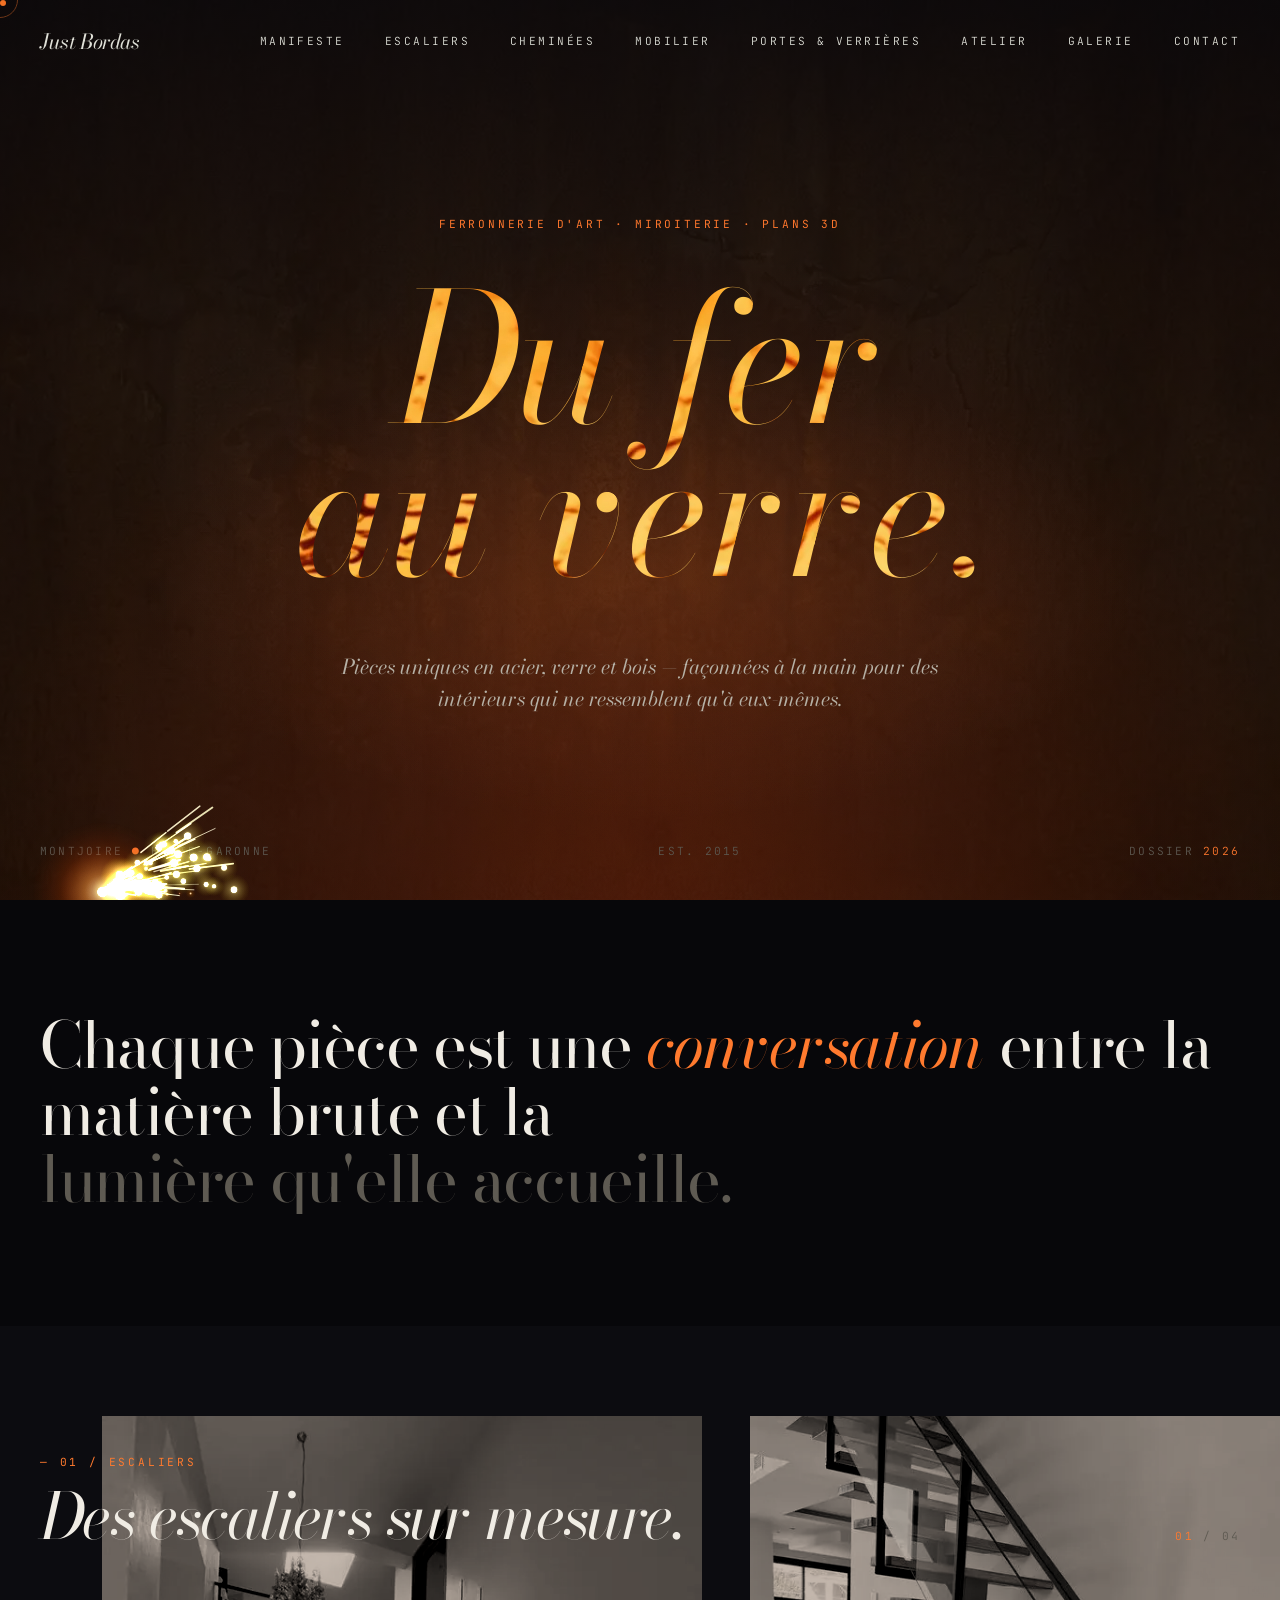
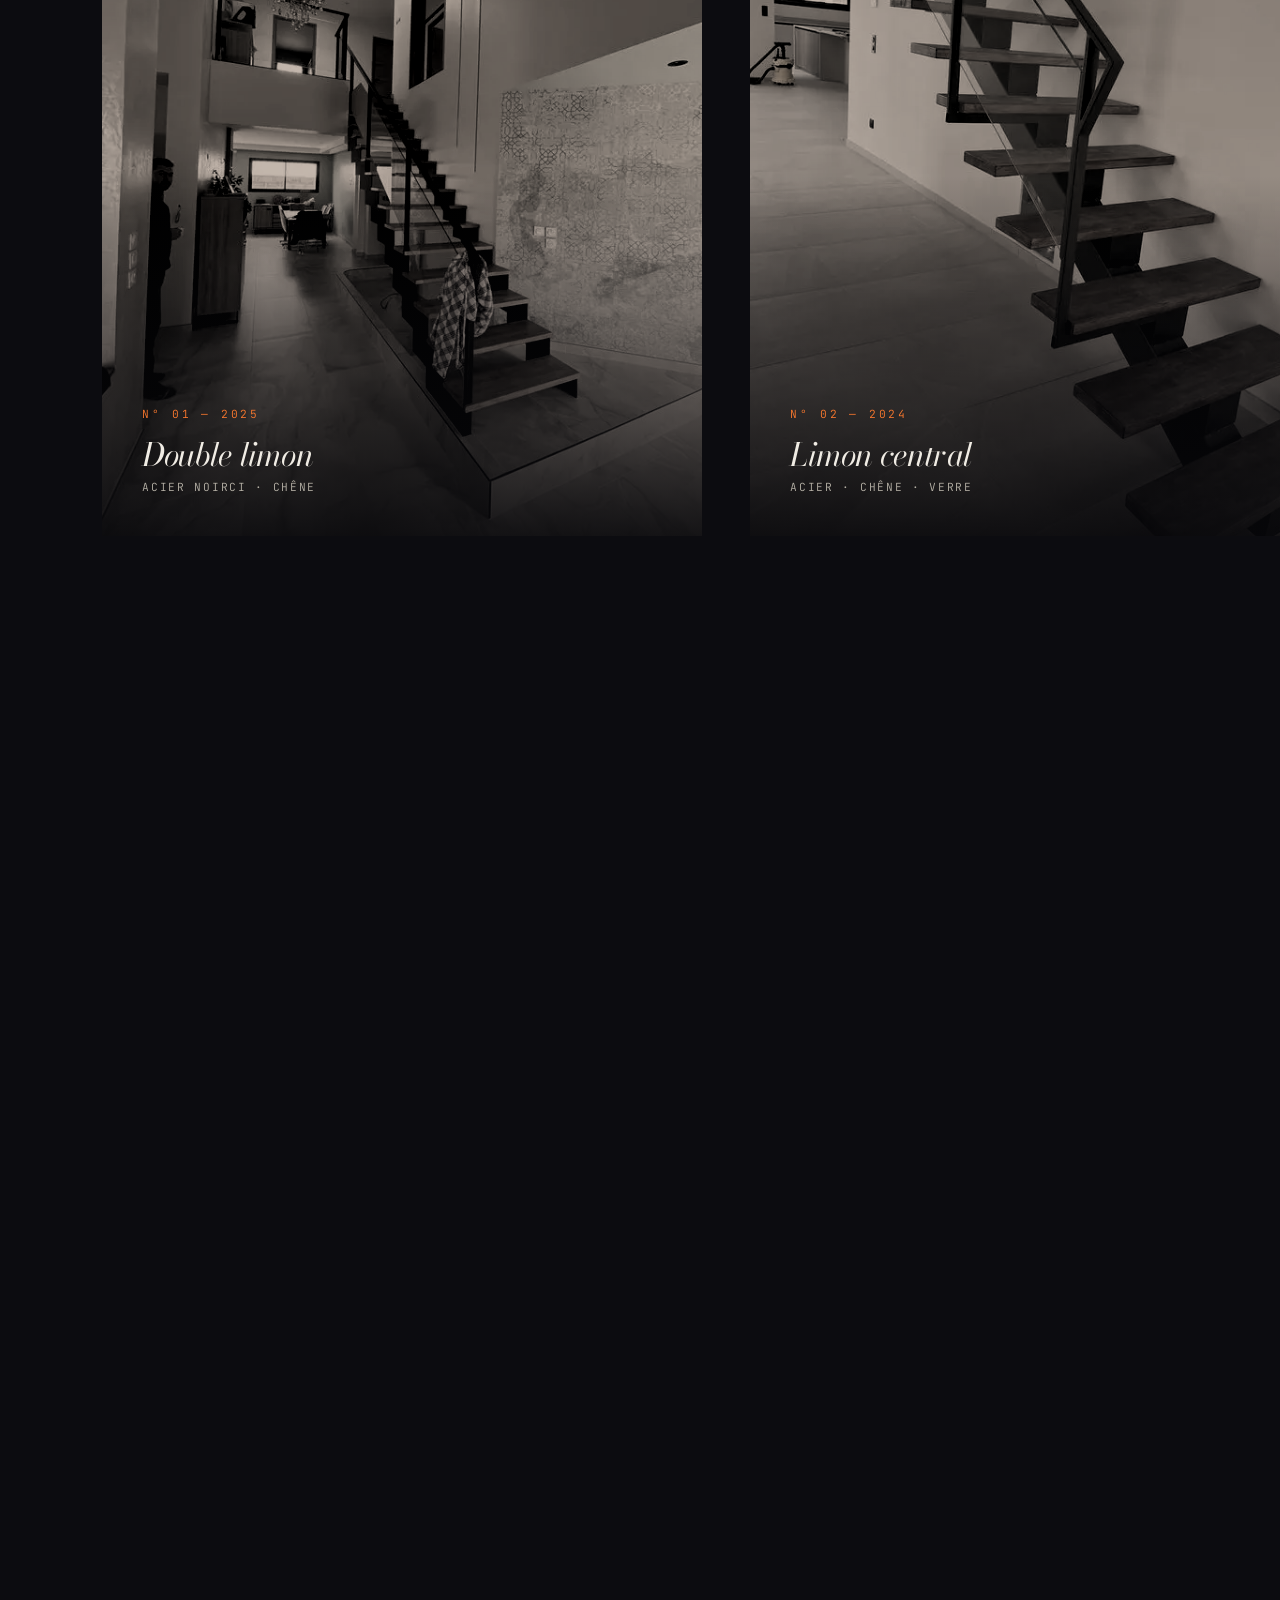
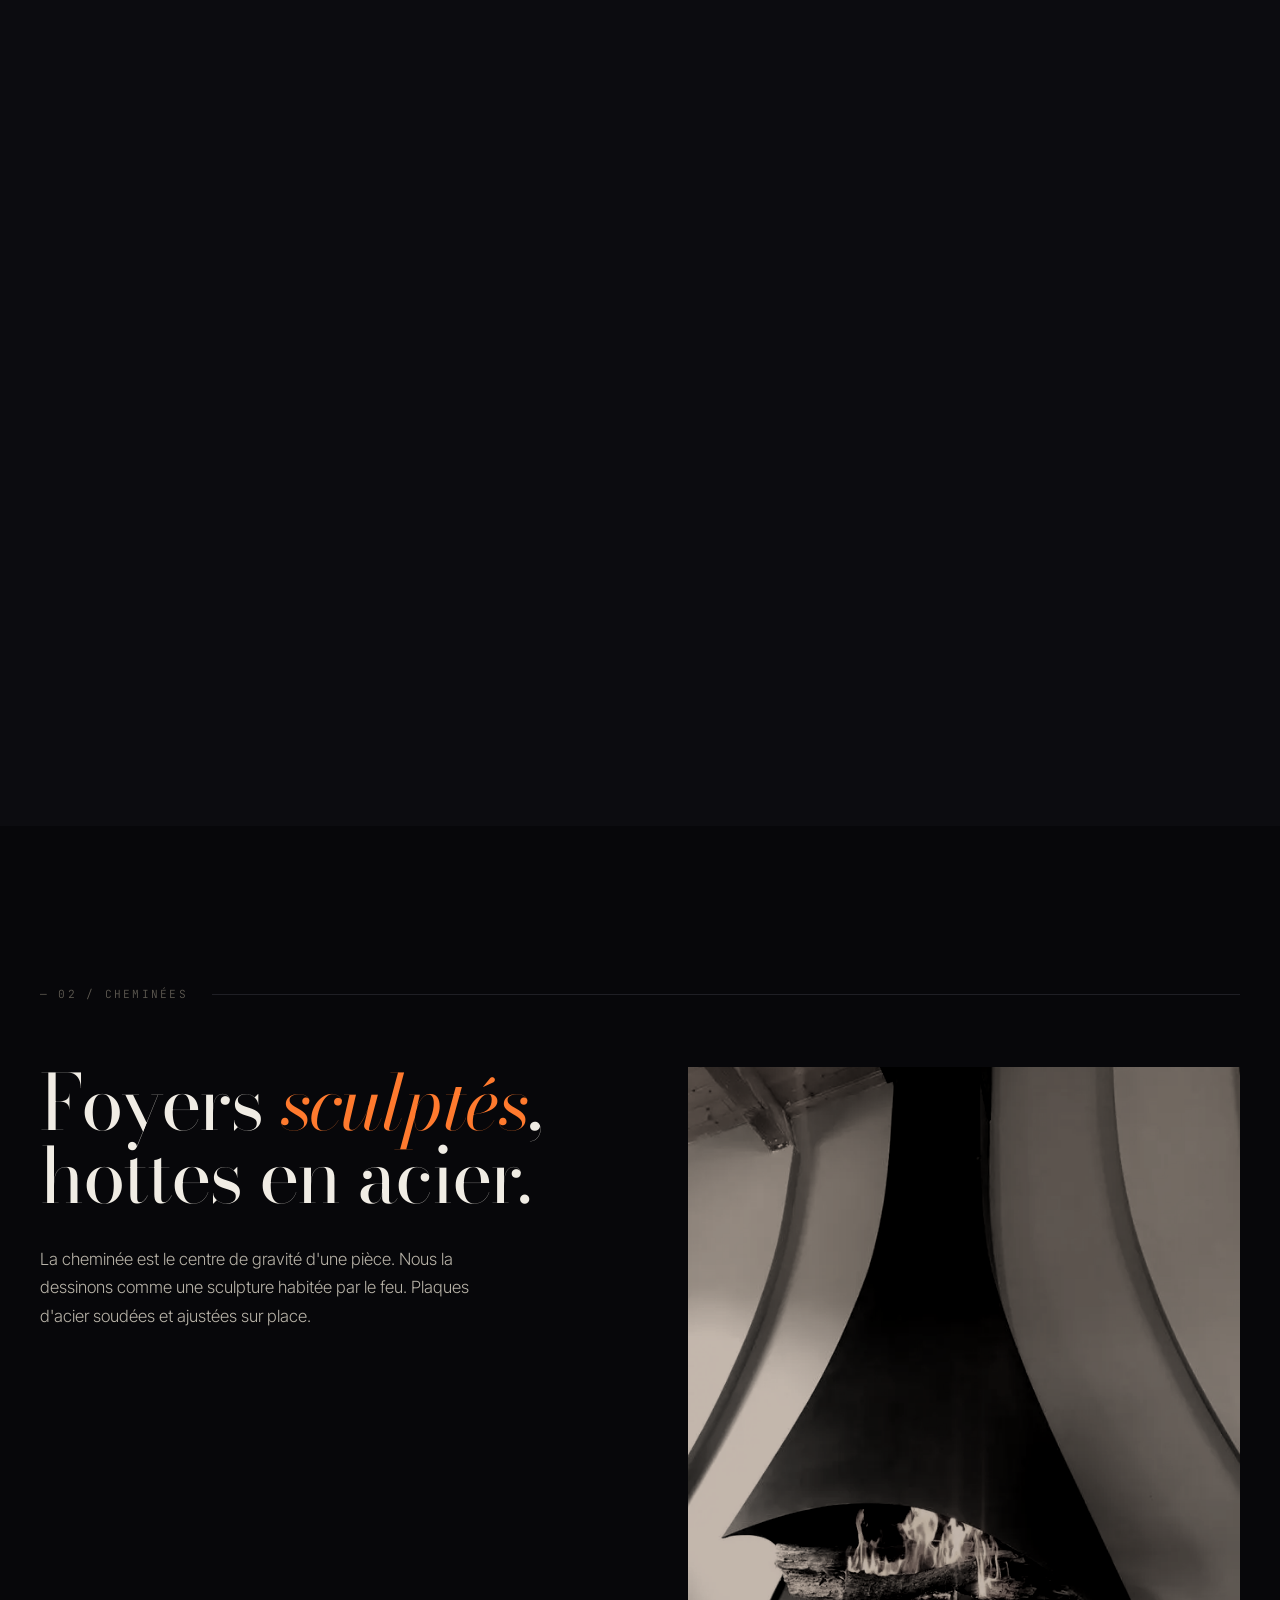
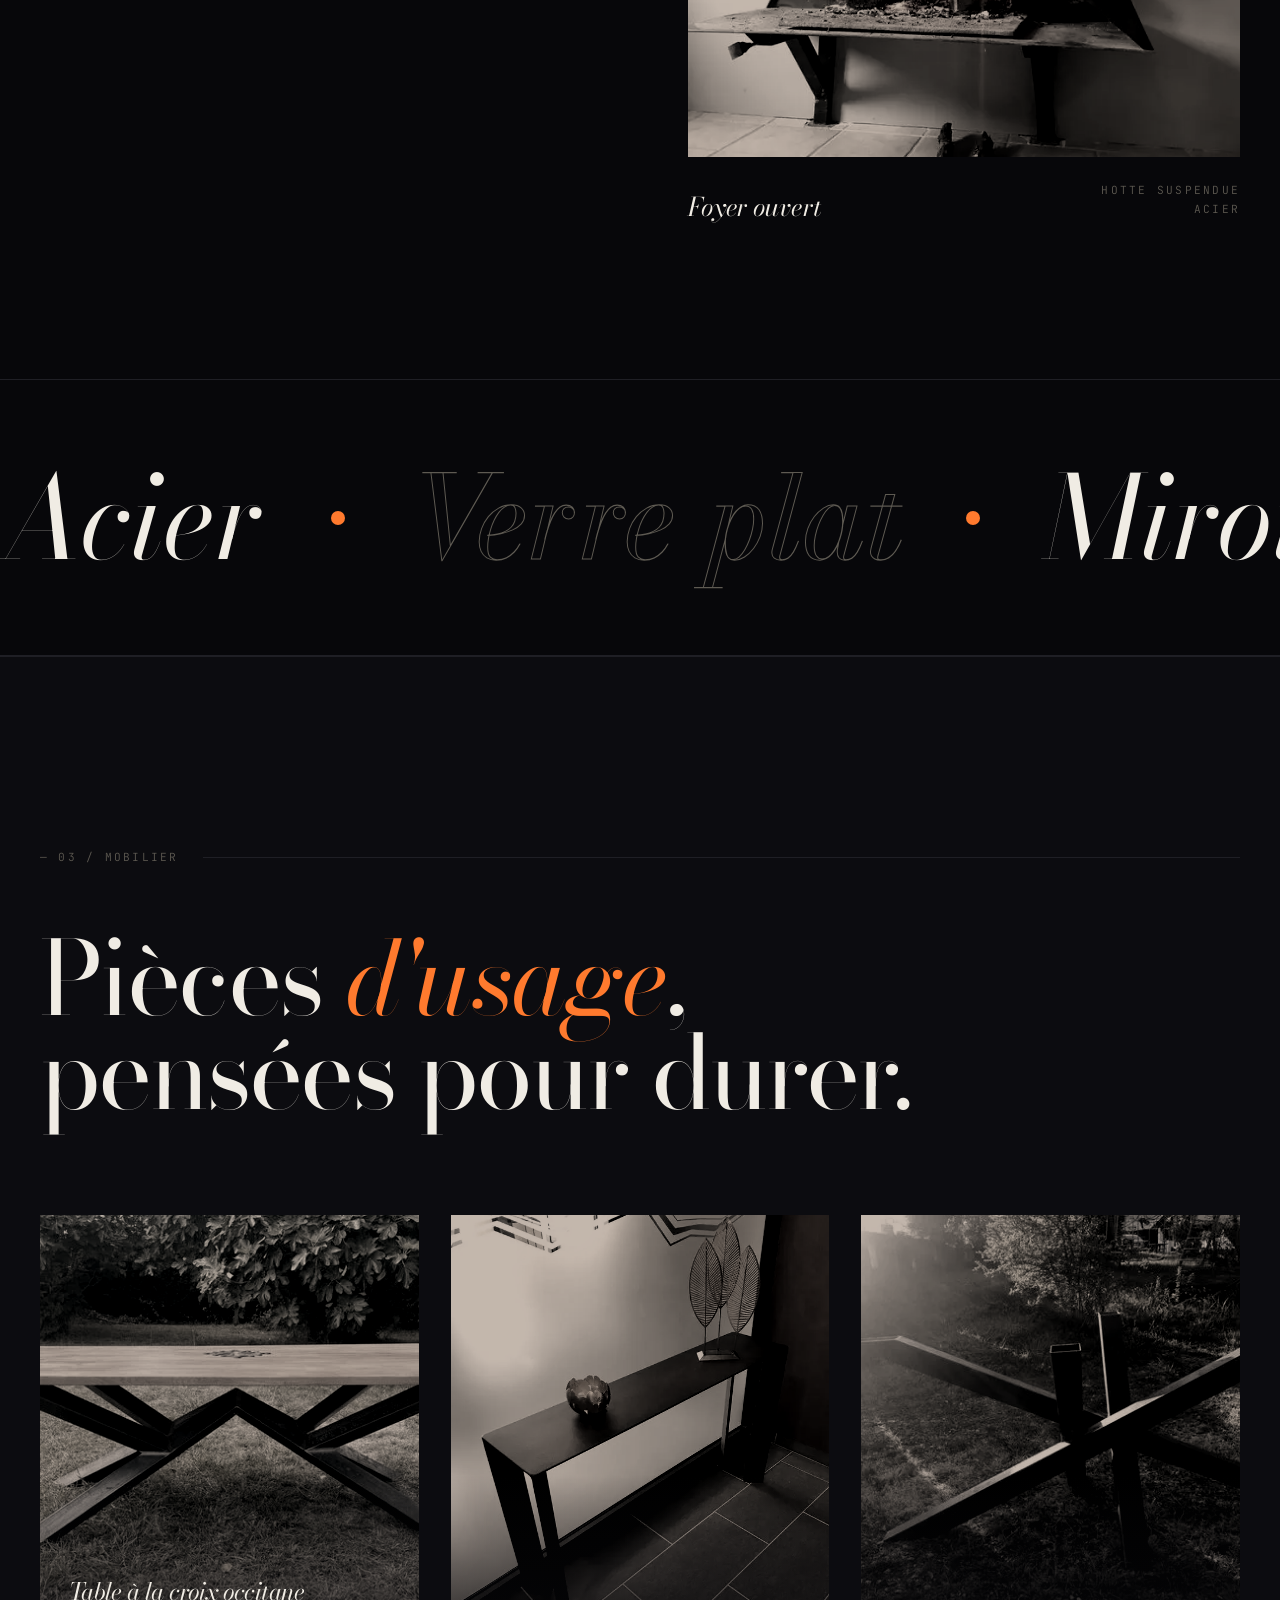
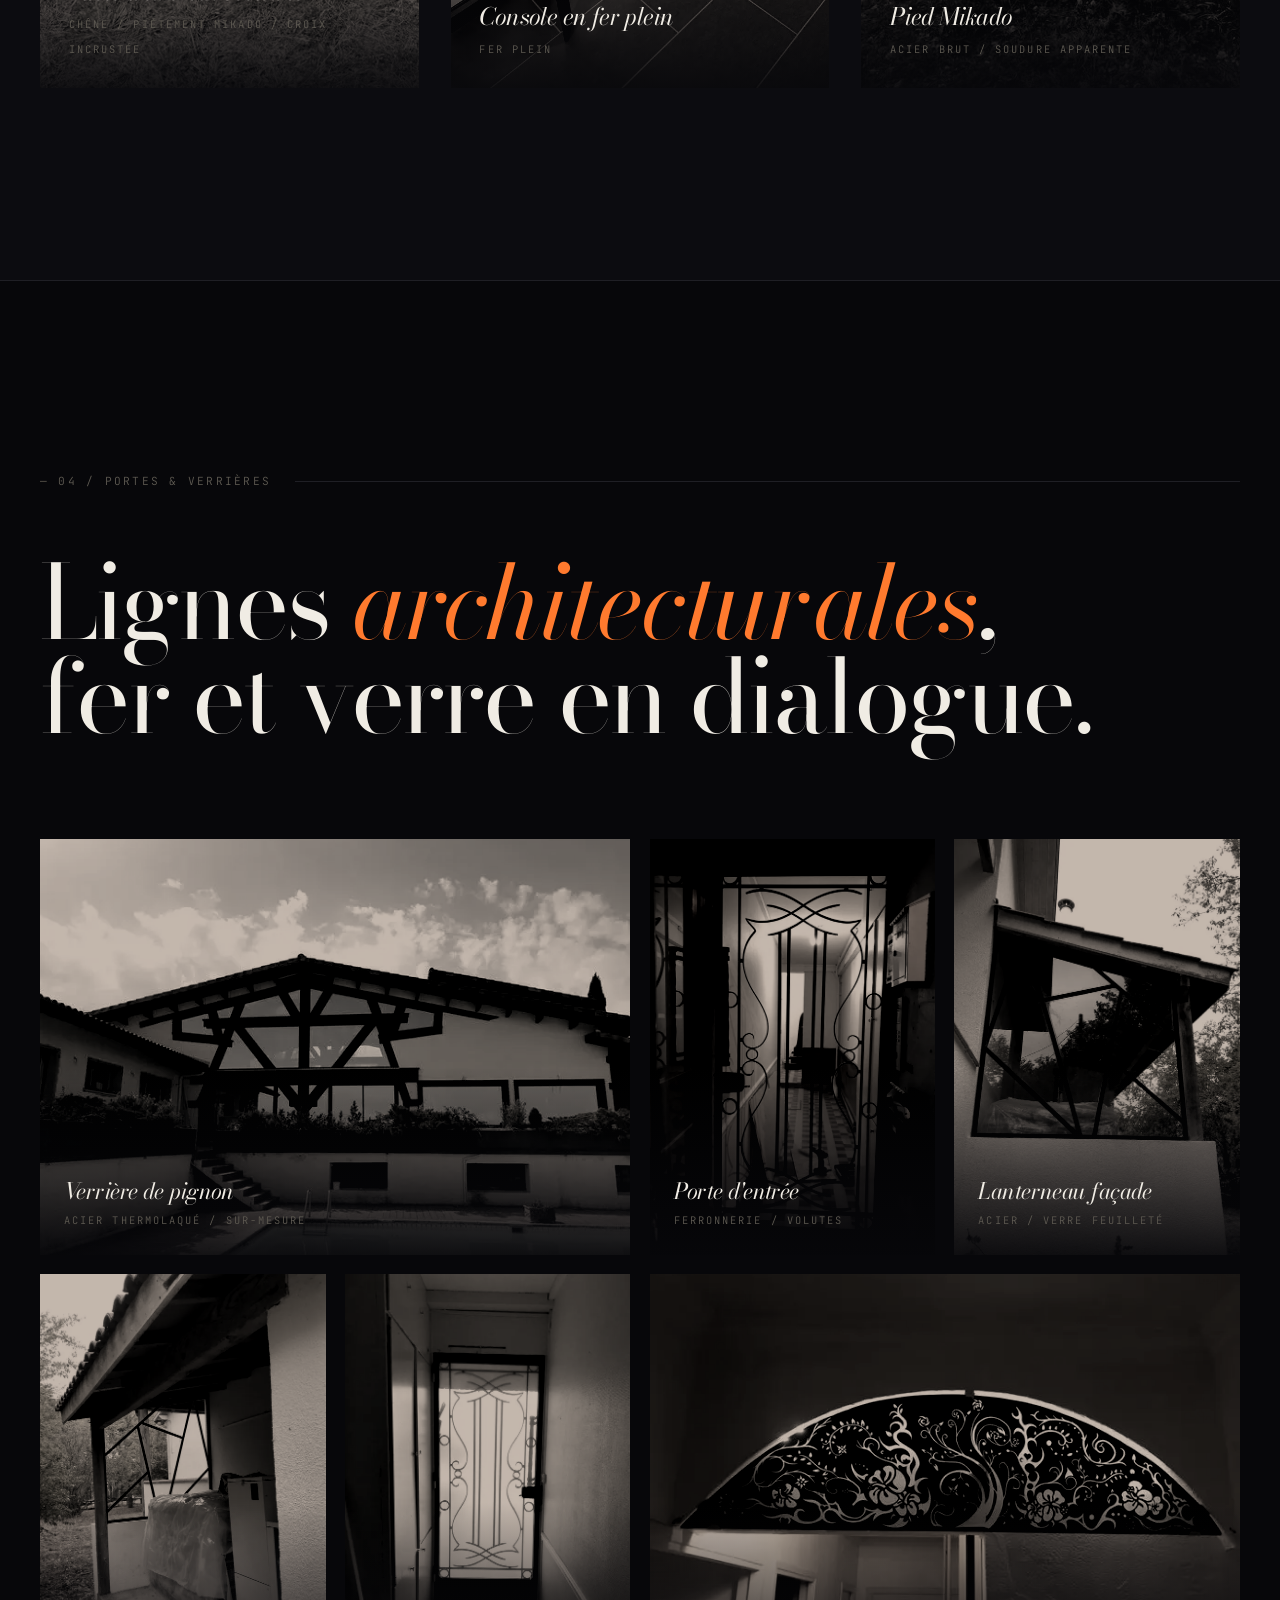
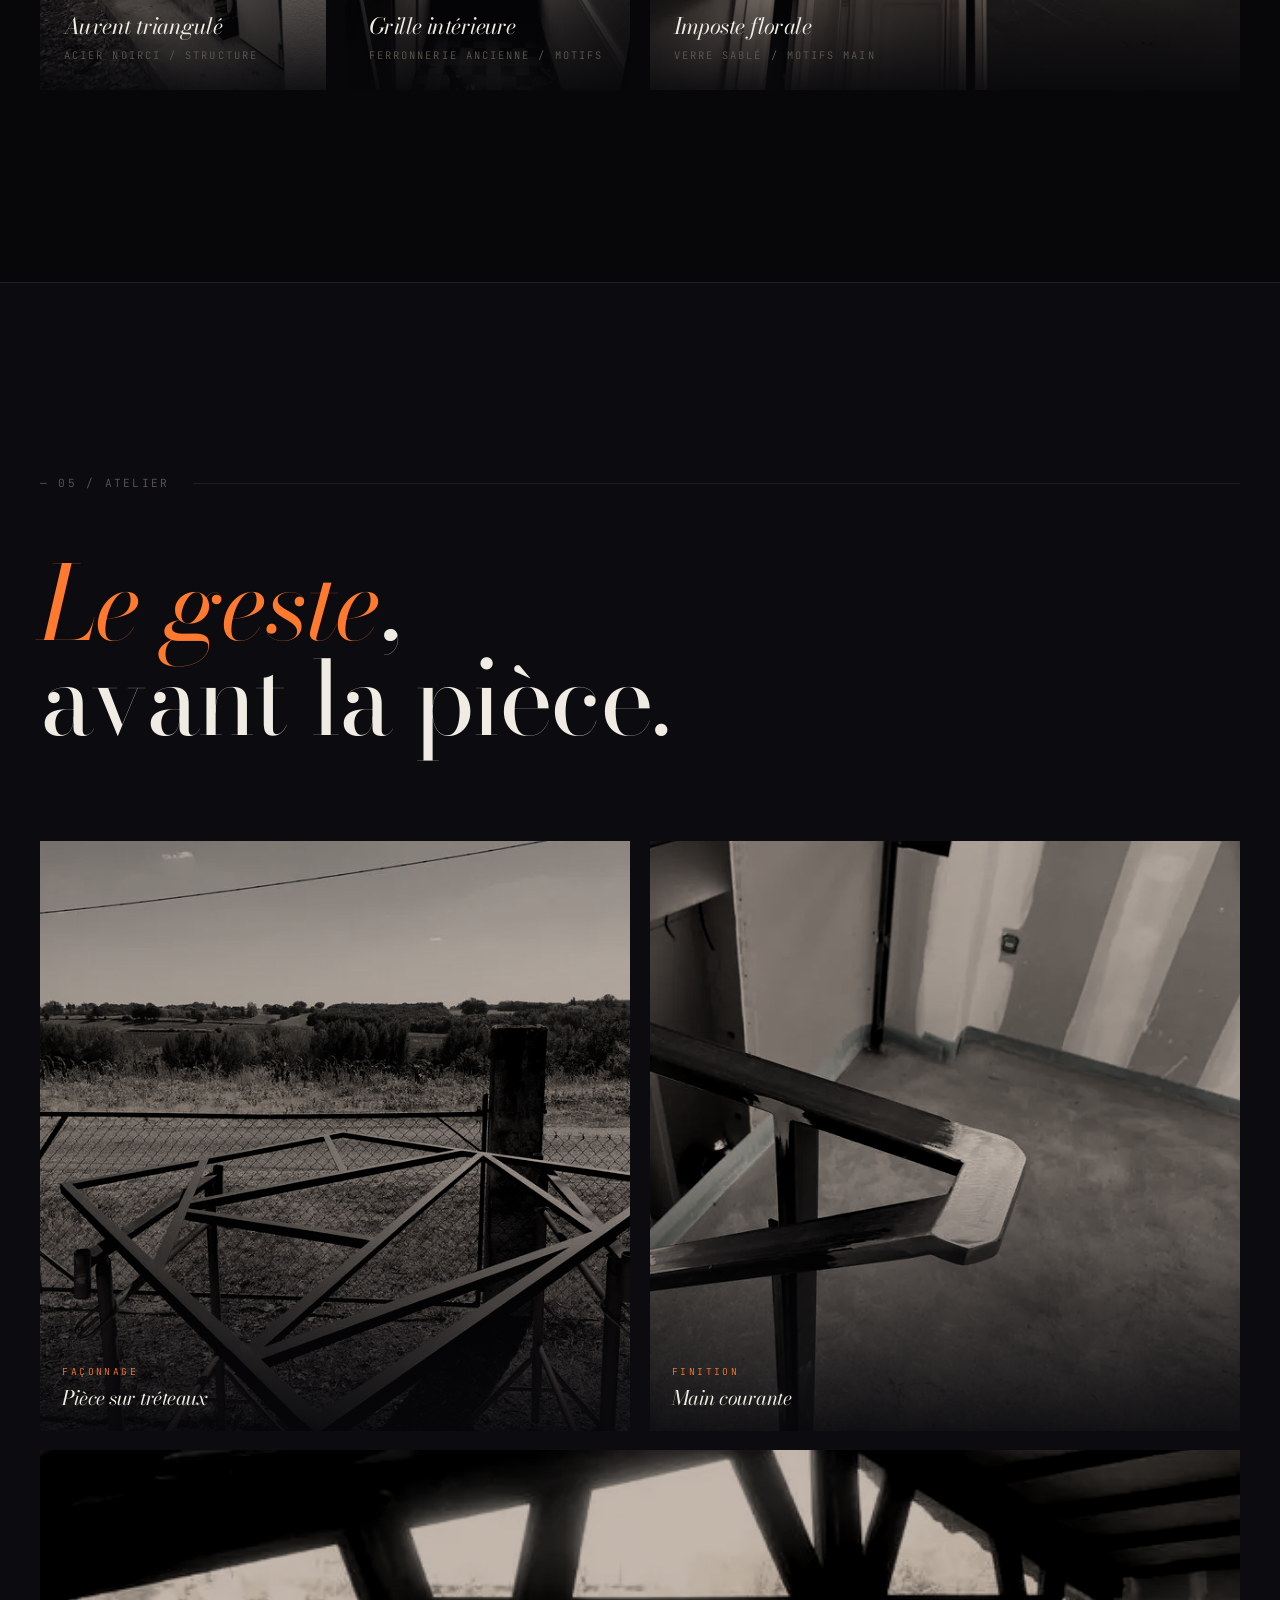
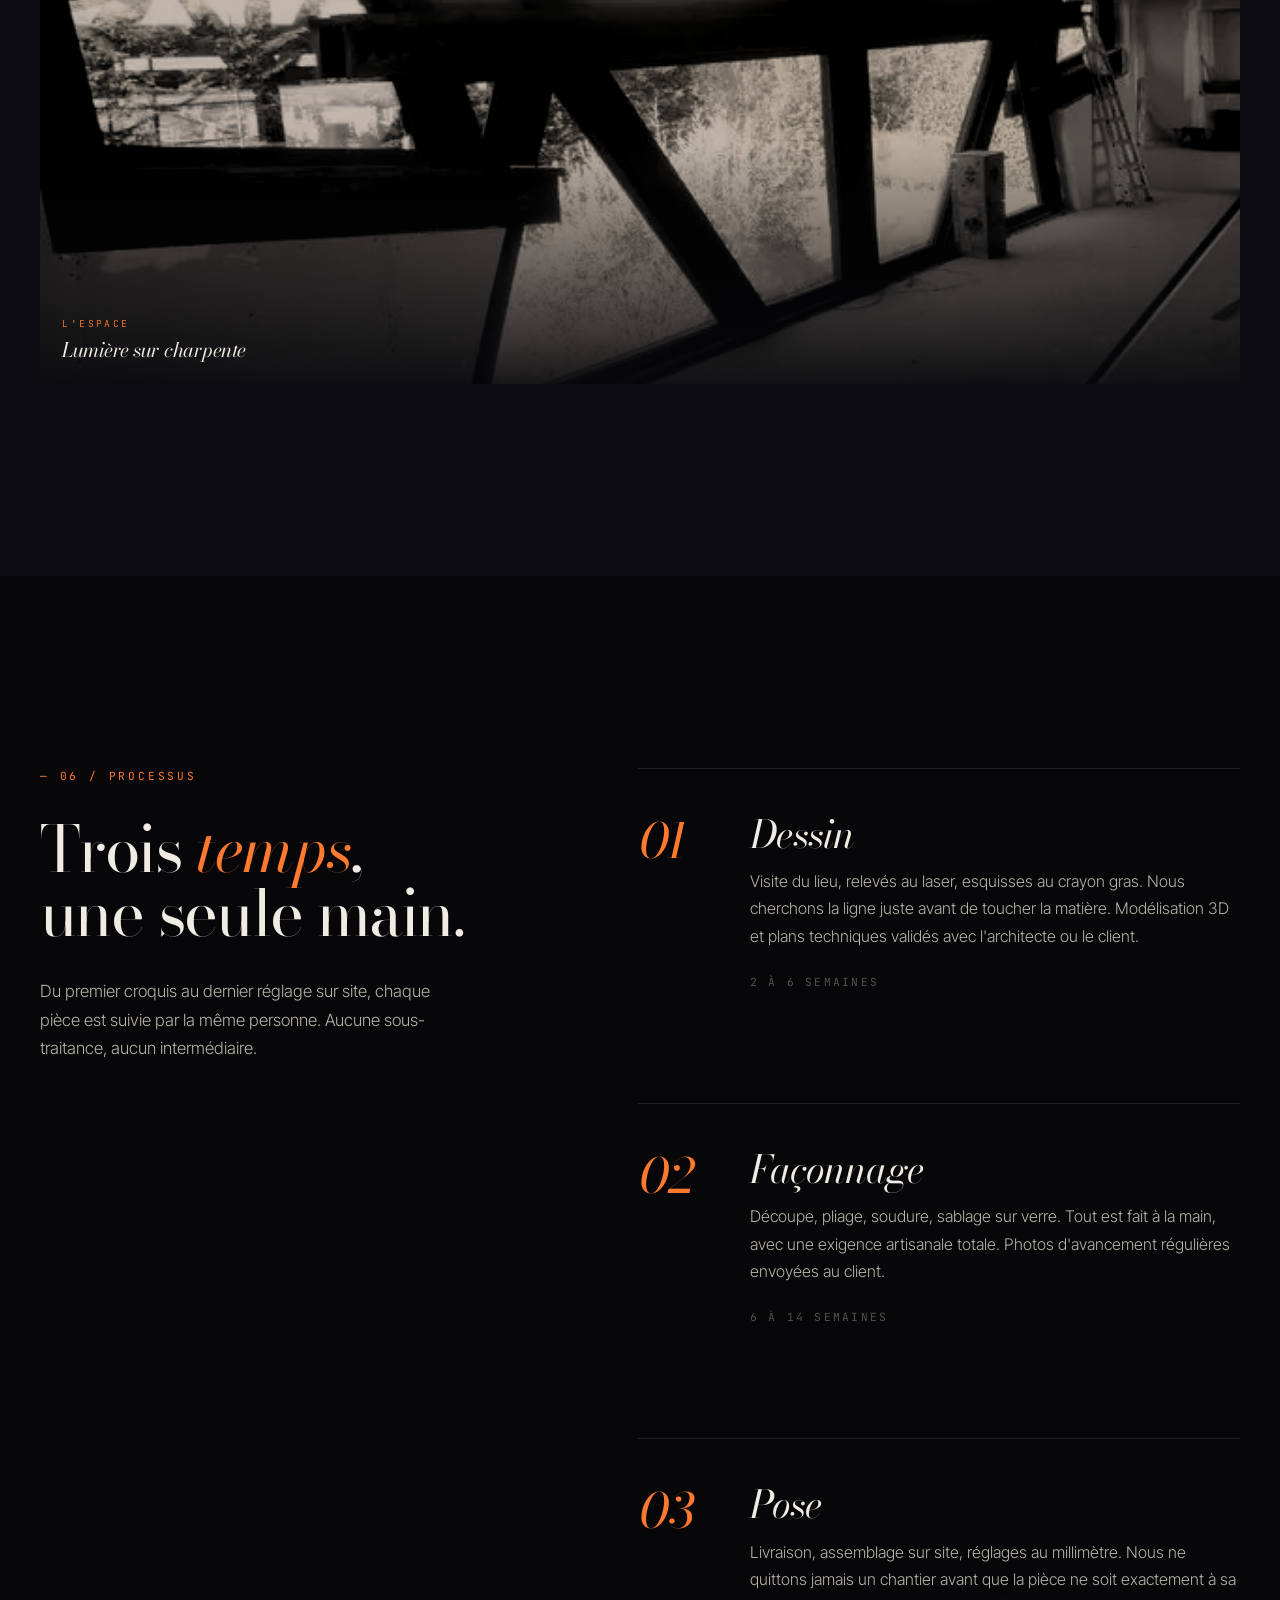
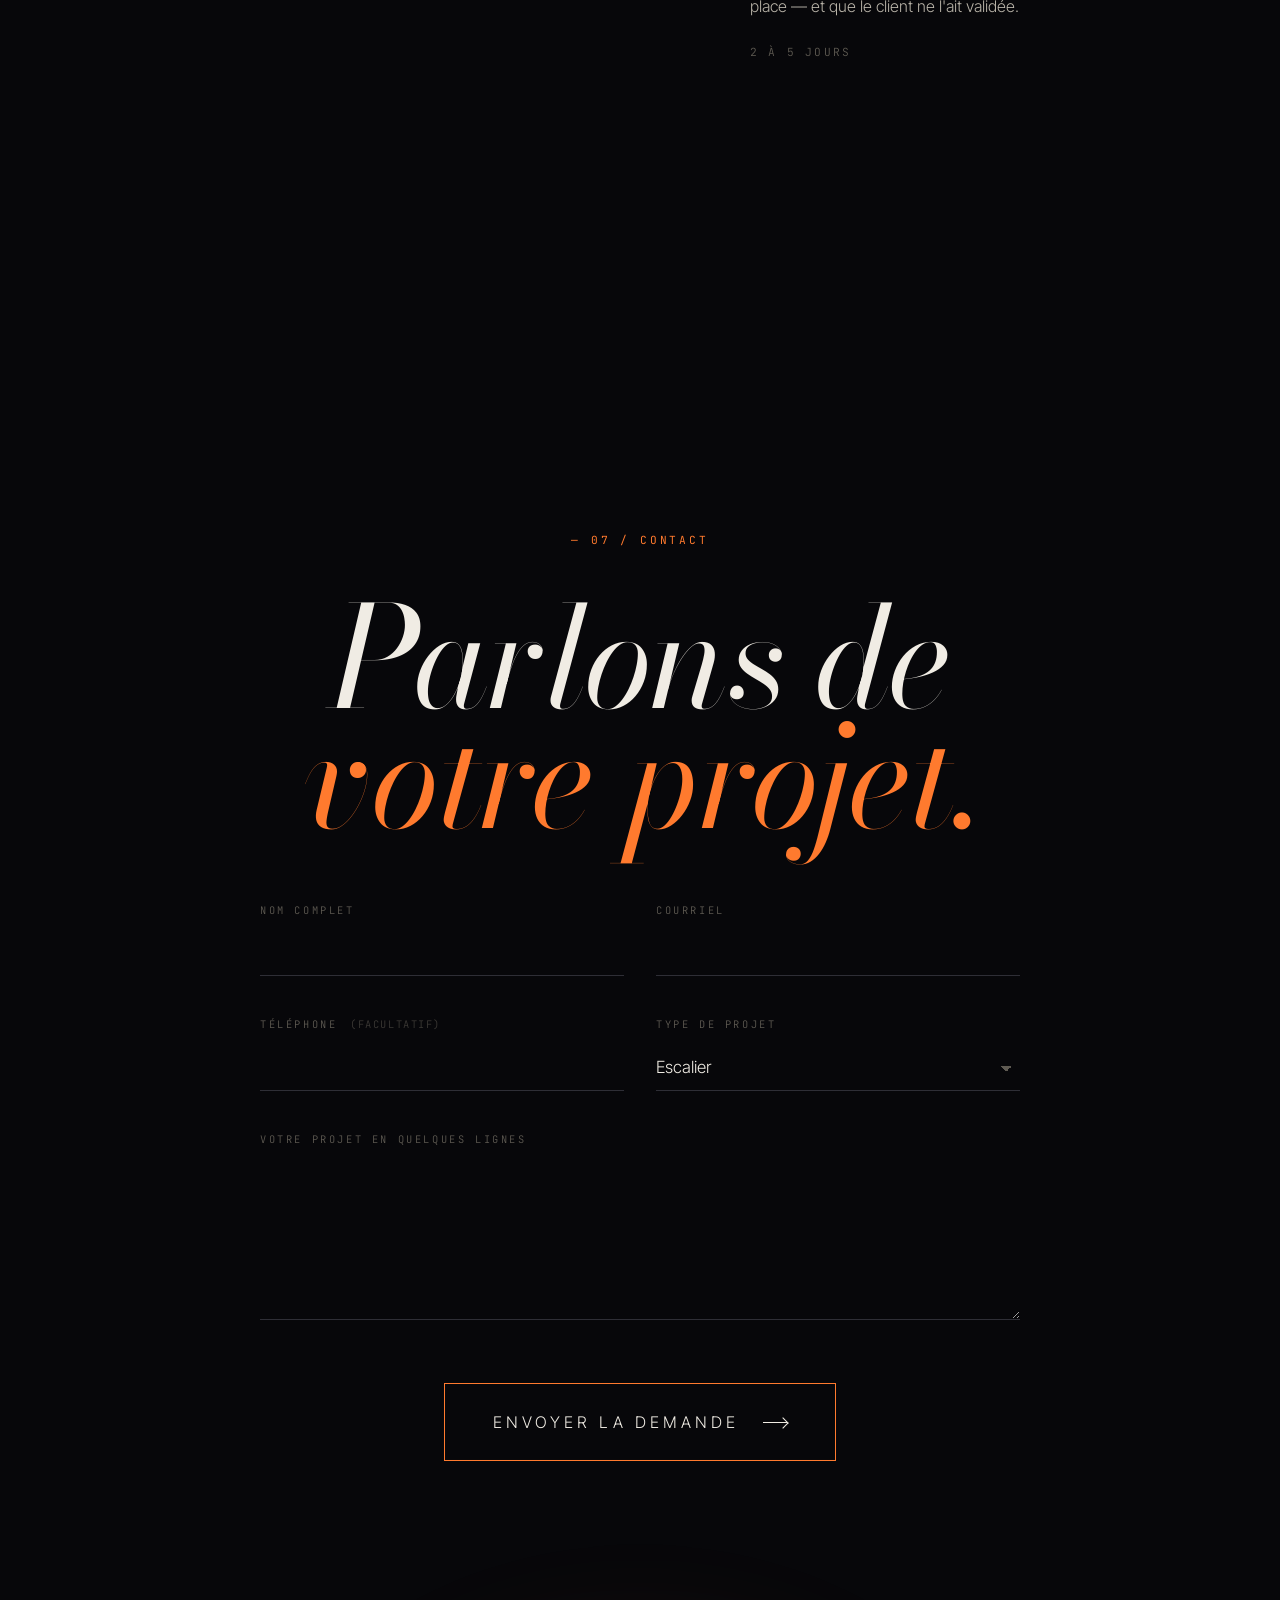
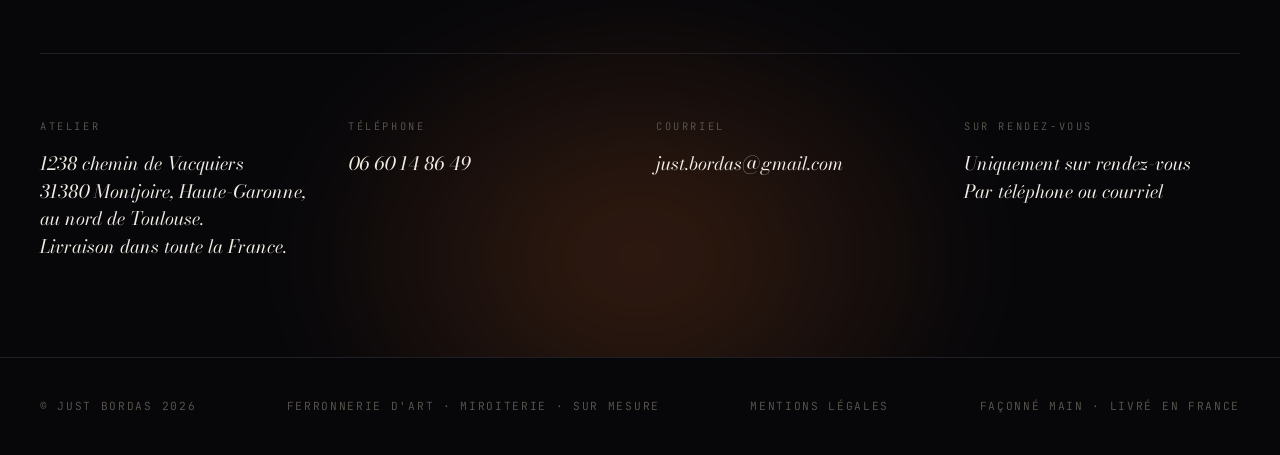
<file: index.html>
<!DOCTYPE html>
<html lang="fr">
<head>
<meta charset="UTF-8" />
<meta name="viewport" content="width=device-width, initial-scale=1.0" />
<title>Just Bordas — Ferronnerie d'art</title>
<meta name="description" content="Atelier de ferronnerie d'art et de miroiterie — escaliers, cheminées, verrières et mobilier sur mesure. Acier, verre plat, sablage, plans 3D. Façonné main, livré en France." />
<meta name="author" content="Just Bordas" />
<meta name="theme-color" content="#07070a" />

<link rel="canonical" href="https://justbordas.fr/" />

<!-- Open Graph -->
<meta property="og:type" content="website" />
<meta property="og:locale" content="fr_FR" />
<meta property="og:site_name" content="Just Bordas" />
<meta property="og:title" content="Just Bordas — Ferronnerie d'art" />
<meta property="og:description" content="Pièces uniques en acier, verre et bois — façonnées à la main pour des intérieurs qui ne ressemblent qu'à eux-mêmes." />
<meta property="og:url" content="https://justbordas.fr/" />
<meta property="og:image" content="https://justbordas.fr/og-image.jpg" />

<!-- Twitter / X -->
<meta name="twitter:card" content="summary_large_image" />
<meta name="twitter:title" content="Just Bordas — Ferronnerie d'art" />
<meta name="twitter:description" content="Pièces uniques en acier, verre et bois — façonnées à la main." />
<meta name="twitter:image" content="https://justbordas.fr/og-image.jpg" />

<!-- Données structurées — référencement local (Google Business, rich results) -->
<script type="application/ld+json">
{
  "@context": "https://schema.org",
  "@type": "HomeAndConstructionBusiness",
  "@id": "https://justbordas.fr/#atelier",
  "name": "Just Bordas",
  "description": "Atelier de ferronnerie d'art et de miroiterie — escaliers, cheminées, verrières, pergolas, portails et mobilier sur mesure en acier et verre. Façonné main, livré en France.",
  "url": "https://justbordas.fr/",
  "image": "https://justbordas.fr/og-image.jpg",
  "telephone": "+33660148649",
  "email": "just.bordas@gmail.com",
  "foundingDate": "2015",
  "founder": { "@type": "Person", "name": "Just Bordas" },
  "vatID": "FR08814197661",
  "address": {
    "@type": "PostalAddress",
    "streetAddress": "1238 chemin de Vacquiers",
    "addressLocality": "Montjoire",
    "postalCode": "31380",
    "addressRegion": "Occitanie",
    "addressCountry": "FR"
  },
  "areaServed": { "@type": "Country", "name": "France" },
  "knowsAbout": [
    "Ferronnerie d'art",
    "Miroiterie",
    "Escaliers métalliques sur mesure",
    "Verrières d'intérieur",
    "Cheminées et foyers",
    "Mobilier acier",
    "Pergolas et portails",
    "Découpe laser",
    "Plans 3D"
  ]
}
</script>

<!-- Favicon (étincelle sur fond anthracite) -->
<link rel="icon" type="image/svg+xml" href="data:image/svg+xml;utf8,<svg xmlns='http://www.w3.org/2000/svg' viewBox='0 0 64 64'><rect width='64' height='64' fill='%2307070a'/><circle cx='32' cy='32' r='11' fill='%23ff7a2e'/><circle cx='32' cy='32' r='4' fill='%23fff4d6'/></svg>" />
<link rel="apple-touch-icon" href="./apple-touch-icon.png" />

<link rel="preconnect" href="https://fonts.googleapis.com" />
<link rel="preconnect" href="https://fonts.gstatic.com" crossorigin />
<link href="https://fonts.googleapis.com/css2?family=Bodoni+Moda:ital,wght@0,400;1,400&family=Inter+Tight:wght@300&family=JetBrains+Mono:wght@400;500&display=swap" rel="stylesheet" />

<link rel="stylesheet" href="./styles.css" />
<script src="./script.js" defer></script>
</head>
<body>

<canvas id="sparks-canvas"></canvas>

<div class="cursor" id="cursor"></div>
<div class="cursor-ring" id="cursorRing"></div>
<div class="scroll-progress" id="scrollProgress"></div>

<div class="loader" id="loader">
  <div class="loader-mark"><span>Just Bordas</span></div>
  <div class="loader-bar"></div>
</div>

<nav id="nav">
  <a href="#" class="logo">Just Bordas</a>
  <div class="nav-links" id="navMenu">
    <a href="#intro">Manifeste</a>
    <a href="#escaliers">Escaliers</a>
    <a href="#cheminees">Cheminées</a>
    <a href="#mobilier">Mobilier</a>
    <a href="#ferronnerie">Portes &amp; Verrières</a>
    <a href="#atelier">Atelier</a>
    <a href="./galerie.html">Galerie</a>
    <a href="#contact">Contact</a>
  </div>
  <button class="nav-toggle" id="navToggle" type="button" aria-label="Ouvrir le menu" aria-expanded="false" aria-controls="navMenu">
    <span class="nav-toggle-bar"></span>
    <span class="nav-toggle-bar"></span>
  </button>
</nav>

<!-- HERO -->
<section class="hero">
  <div class="hero-texture" aria-hidden="true">
    <picture>
      <source type="image/webp" srcset="./photos/hero-texture-640.webp 640w, ./photos/hero-texture-1024.webp 1024w, ./photos/hero-texture-1600.webp 1600w" sizes="100vw" />
      <img src="./photos/hero-texture-1024.jpg" srcset="./photos/hero-texture-640.jpg 640w, ./photos/hero-texture-1024.jpg 1024w, ./photos/hero-texture-1600.jpg 1600w" sizes="100vw" alt="" width="1386" height="768" decoding="async" fetchpriority="high" />
    </picture>
  </div>
  <div class="hero-bg"></div>

  <div class="hero-content">
    <div class="hero-eyebrow">
      <span class="eyebrow">Ferronnerie d'art · Miroiterie · Plans 3D</span>
    </div>

    <h1 class="hero-title">
      <span class="word"><span style="--i:0">D</span></span><span class="word"><span style="--i:1">u</span></span>&nbsp;<span class="word"><span style="--i:2">f</span></span><span class="word"><span style="--i:3">e</span></span><span class="word"><span style="--i:4">r</span></span><br/>
      <span class="word"><span style="--i:5">a</span></span><span class="word"><span style="--i:6">u</span></span>&nbsp;<span class="word"><span style="--i:7">v</span></span><span class="word"><span style="--i:8">e</span></span><span class="word"><span style="--i:9">r</span></span><span class="word"><span style="--i:10">r</span></span><span class="word"><span style="--i:11">e</span></span><span class="word"><span style="--i:12">.</span></span>
    </h1>

    <p class="hero-subtitle">
      Pièces uniques en acier, verre et bois — façonnées à la main pour des intérieurs qui ne ressemblent qu'à eux-mêmes.
    </p>
  </div>

  <div class="hero-meta">
    <div>Montjoire <span>●</span> Haute-Garonne</div>
    <div>EST. 2015</div>
    <div>Dossier <span>2026</span></div>
  </div>
</section>

<!-- INTRO PHRASE -->
<section class="intro" id="intro">
  <p class="intro-text reveal-words">
    <span class="word"><span>Chaque</span></span>
    <span class="word"><span>pièce</span></span>
    <span class="word"><span>est</span></span>
    <span class="word"><span>une</span></span>
    <span class="word"><span class="accent">conversation</span></span>
    <span class="word"><span>entre</span></span>
    <span class="word"><span>la</span></span>
    <span class="word"><span>matière</span></span>
    <span class="word"><span>brute</span></span>
    <span class="word"><span>et</span></span>
    <span class="word"><span>la</span></span>
    <span class="word"><span class="muted">lumière qu'elle accueille.</span></span>
  </p>
</section>

<!-- ESCALIERS — SCROLL HORIZONTAL -->
<div class="horizontal-section" id="escaliers">
  <div class="horizontal-sticky">
    <div class="horizontal-header">
      <div>
        <span class="eyebrow" style="display:block; margin-bottom: 1rem;">— 01 / Escaliers</span>
        <h2>Des escaliers <span class="italic">sur mesure</span>.</h2>
      </div>
      <div class="horizontal-counter">
        <span class="current" id="hCurrent">01</span> / <span id="hTotal">04</span>
      </div>
    </div>

    <div class="horizontal-track" id="horizontalTrack">
      <div class="h-card">
        <div class="h-card-image img-bg">
          <picture>
            <source type="image/webp" srcset="./photos/escalier-01-640.webp 640w, ./photos/escalier-01-1024.webp 1024w, ./photos/escalier-01-1600.webp 1600w" sizes="(max-width: 900px) 100vw, 50vw" />
            <img src="./photos/escalier-01-1024.jpg" srcset="./photos/escalier-01-640.jpg 640w, ./photos/escalier-01-1024.jpg 1024w, ./photos/escalier-01-1600.jpg 1600w" sizes="(max-width: 900px) 100vw, 50vw" alt="Volée droite, acier noirci et chêne" width="1200" height="1600" loading="lazy" decoding="async" class="img-treat" />
          </picture>
        </div>
        <div class="h-card-info">
          <span class="num">N° 01 — 2025</span>
          <h3>Double limon</h3>
          <div class="specs">Acier noirci · Chêne</div>
        </div>
      </div>
      <div class="h-card">
        <div class="h-card-image img-bg">
          <picture>
            <source type="image/webp" srcset="./photos/escalier-05-640.webp 640w, ./photos/escalier-05-1024.webp 1024w, ./photos/escalier-05-1600.webp 1600w" sizes="(max-width: 900px) 100vw, 50vw" />
            <img src="./photos/escalier-05-1024.jpg" srcset="./photos/escalier-05-640.jpg 640w, ./photos/escalier-05-1024.jpg 1024w, ./photos/escalier-05-1600.jpg 1600w" sizes="(max-width: 900px) 100vw, 50vw" alt="Escalier à limon central, marches chêne et garde-corps verre" width="1200" height="1600" loading="lazy" decoding="async" class="img-treat" />
          </picture>
        </div>
        <div class="h-card-info">
          <span class="num">N° 02 — 2024</span>
          <h3>Limon central</h3>
          <div class="specs">Acier · Chêne · Verre</div>
        </div>
      </div>
      <div class="h-card">
        <div class="h-card-image img-bg">
          <picture>
            <source type="image/webp" srcset="./photos/escalier-04-640.webp 640w, ./photos/escalier-04-1024.webp 1024w, ./photos/escalier-04-1600.webp 1600w" sizes="(max-width: 900px) 100vw, 50vw" />
            <img src="./photos/escalier-04-1024.jpg" srcset="./photos/escalier-04-640.jpg 640w, ./photos/escalier-04-1024.jpg 1024w, ./photos/escalier-04-1600.jpg 1600w" sizes="(max-width: 900px) 100vw, 50vw" alt="Escalier double limon, garde-corps verre" width="1200" height="1600" loading="lazy" decoding="async" class="img-treat" />
          </picture>
        </div>
        <div class="h-card-info">
          <span class="num">N° 03 — 2024</span>
          <h3>Double limon, garde-corps verre</h3>
          <div class="specs">Acier · Verre · Chêne</div>
        </div>
      </div>
      <div class="h-card">
        <div class="h-card-image img-bg">
          <picture>
            <source type="image/webp" srcset="./photos/escalier-09-640.webp 640w, ./photos/escalier-09-1024.webp 1024w, ./photos/escalier-09-1600.webp 1600w" sizes="(max-width: 900px) 100vw, 50vw" />
            <img src="./photos/escalier-09-1024.jpg" srcset="./photos/escalier-09-640.jpg 640w, ./photos/escalier-09-1024.jpg 1024w, ./photos/escalier-09-1600.jpg 1600w" sizes="(max-width: 900px) 100vw, 50vw" alt="Escalier avec garde-corps en tube artistique" width="1200" height="1600" loading="lazy" decoding="async" class="img-treat" />
          </picture>
        </div>
        <div class="h-card-info">
          <span class="num">N° 04 — 2024</span>
          <h3>Garde-corps tube artistique</h3>
          <div class="specs">Acier noirci · Pièce graphique</div>
        </div>
      </div>
    </div>
  </div>
</div>

<!-- CHEMINÉES -->
<section class="chem-section" id="cheminees">
  <div class="container">
    <div class="section-eyebrow">
      <span class="section-num">— 02 / Cheminées</span>
    </div>

    <div class="chem-layout">
      <div class="chem-text reveal">
        <h2>
          Foyers <span class="italic">sculptés</span>,<br/>
          hottes en acier.
        </h2>
        <p>
          La cheminée est le centre de gravité d'une pièce. Nous la dessinons comme une sculpture habitée par le feu. Plaques d'acier soudées et ajustées sur place.
        </p>
      </div>

      <div class="chem-gallery">
        <div class="chem-piece reveal-stagger">
          <div class="chem-piece-img reveal-image">
            <div class="inner img-bg">
              <picture>
                <source type="image/webp" srcset="./photos/cheminee-01-640.webp 640w, ./photos/cheminee-01-1024.webp 1024w, ./photos/cheminee-01-1600.webp 1600w" sizes="(max-width: 900px) 100vw, 50vw" />
                <img src="./photos/cheminee-01-1024.jpg" srcset="./photos/cheminee-01-640.jpg 640w, ./photos/cheminee-01-1024.jpg 1024w, ./photos/cheminee-01-1600.jpg 1600w" sizes="(max-width: 900px) 100vw, 50vw" alt="Foyer ouvert avec hotte en acier" width="1600" height="2133" loading="lazy" decoding="async" class="img-treat" />
              </picture>
            </div>
          </div>
          <div class="chem-piece-meta">
            <h3>Foyer ouvert</h3>
            <div class="info">Hotte suspendue<br/>Acier</div>
          </div>
        </div>
      </div>
    </div>
  </div>
</section>

<!-- MARQUEE -->
<div class="marquee">
  <div class="marquee-track" id="marqueeTrack">
    <div class="marquee-item">Acier</div>
    <div class="marquee-dot"></div>
    <div class="marquee-item outline">Verre plat</div>
    <div class="marquee-dot"></div>
    <div class="marquee-item">Miroirs</div>
    <div class="marquee-dot"></div>
    <div class="marquee-item outline">Sablage</div>
    <div class="marquee-dot"></div>
    <div class="marquee-item">Découpe laser</div>
    <div class="marquee-dot"></div>
    <div class="marquee-item outline">Soudure</div>
    <div class="marquee-dot"></div>
    <div class="marquee-item">Plans 3D</div>
    <div class="marquee-dot"></div>
    <div class="marquee-item outline">Crédences de cuisine</div>
    <div class="marquee-dot"></div>
    <div class="marquee-item">Pergolas</div>
    <div class="marquee-dot"></div>
    <div class="marquee-item outline">Portails</div>
    <div class="marquee-dot"></div>
    <div class="marquee-item">Verrières</div>
    <div class="marquee-dot"></div>
    <div class="marquee-item outline">Chêne</div>
    <div class="marquee-dot"></div>
  </div>
</div>

<!-- MOBILIER -->
<section class="mobilier" id="mobilier">
  <div class="container">
    <div class="section-eyebrow">
      <span class="section-num">— 03 / Mobilier</span>
    </div>
    <h2 class="section-title reveal">
      Pièces <span class="italic">d'usage</span>,<br/>pensées pour durer.
    </h2>

    <div class="mobilier-trio">
      <div class="trio-cell reveal-image">
        <div class="inner img-bg">
          <picture>
            <source type="image/webp" srcset="./photos/mobilier-04-640.webp 640w, ./photos/mobilier-04-1024.webp 1024w, ./photos/mobilier-04-1600.webp 1600w" sizes="(max-width: 900px) 100vw, 33vw" />
            <img src="./photos/mobilier-04-1024.jpg" srcset="./photos/mobilier-04-640.jpg 640w, ./photos/mobilier-04-1024.jpg 1024w, ./photos/mobilier-04-1600.jpg 1600w" sizes="(max-width: 900px) 100vw, 33vw" alt="Table chêne avec croix occitane incrustée, piétement Mikado" width="1600" height="1200" loading="lazy" decoding="async" class="img-treat" />
          </picture>
        </div>
        <div class="trio-info">
          <h4>Table à la croix occitane</h4>
          <span class="mat">Chêne / Piétement Mikado / Croix incrustée</span>
        </div>
      </div>
      <div class="trio-cell reveal-image">
        <div class="inner img-bg">
          <picture>
            <source type="image/webp" srcset="./photos/mobilier-02-640.webp 640w, ./photos/mobilier-02-1024.webp 1024w, ./photos/mobilier-02-1600.webp 1600w" sizes="(max-width: 900px) 100vw, 33vw" />
            <img src="./photos/mobilier-02-1024.jpg" srcset="./photos/mobilier-02-640.jpg 640w, ./photos/mobilier-02-1024.jpg 1024w, ./photos/mobilier-02-1600.jpg 1600w" sizes="(max-width: 900px) 100vw, 33vw" alt="Console en fer plein" width="1600" height="2133" loading="lazy" decoding="async" class="img-treat" />
          </picture>
        </div>
        <div class="trio-info">
          <h4>Console en fer plein</h4>
          <span class="mat">Fer plein</span>
        </div>
      </div>
      <div class="trio-cell reveal-image">
        <div class="inner img-bg">
          <picture>
            <source type="image/webp" srcset="./photos/mobilier-03-640.webp 640w, ./photos/mobilier-03-1024.webp 1024w, ./photos/mobilier-03-1600.webp 1600w" sizes="(max-width: 900px) 100vw, 33vw" />
            <img src="./photos/mobilier-03-1024.jpg" srcset="./photos/mobilier-03-640.jpg 640w, ./photos/mobilier-03-1024.jpg 1024w, ./photos/mobilier-03-1600.jpg 1600w" sizes="(max-width: 900px) 100vw, 33vw" alt="Pied de table Mikado, acier brut soudé" width="1600" height="1200" loading="lazy" decoding="async" class="img-treat" />
          </picture>
        </div>
        <div class="trio-info">
          <h4>Pied Mikado</h4>
          <span class="mat">Acier brut / Soudure apparente</span>
        </div>
      </div>
    </div>
  </div>
</section>

<!-- PORTES & VERRIÈRES -->
<section class="ferronnerie" id="ferronnerie">
  <div class="container">
    <div class="section-eyebrow">
      <span class="section-num">— 04 / Portes &amp; Verrières</span>
    </div>
    <h2 class="section-title reveal">
      Lignes <span class="italic">architecturales</span>,<br/>fer et verre en dialogue.
    </h2>

    <div class="mob-grid">
      <div class="mob-cell mob-1 reveal-image">
        <div class="mob-img inner img-bg">
          <picture>
            <source type="image/webp" srcset="./photos/verriere-01-640.webp 640w, ./photos/verriere-01-1024.webp 1024w, ./photos/verriere-01-1600.webp 1600w" sizes="(max-width: 900px) 50vw, 50vw" />
            <img src="./photos/verriere-01-1024.jpg" srcset="./photos/verriere-01-640.jpg 640w, ./photos/verriere-01-1024.jpg 1024w, ./photos/verriere-01-1600.jpg 1600w" sizes="(max-width: 900px) 50vw, 50vw" alt="Verrière de pignon sur mesure — acier thermolaqué" width="1600" height="1200" loading="lazy" decoding="async" class="img-treat" />
          </picture>
        </div>
        <div class="mob-info">
          <h4>Verrière de pignon</h4>
          <span class="mat">Acier thermolaqué / Sur-mesure</span>
        </div>
      </div>
      <div class="mob-cell mob-2 reveal-image">
        <div class="mob-img inner img-bg">
          <picture>
            <source type="image/webp" srcset="./photos/porte-01-640.webp 640w, ./photos/porte-01-1024.webp 1024w, ./photos/porte-01-1600.webp 1600w" sizes="(max-width: 900px) 50vw, 50vw" />
            <img src="./photos/porte-01-1024.jpg" srcset="./photos/porte-01-640.jpg 640w, ./photos/porte-01-1024.jpg 1024w, ./photos/porte-01-1600.jpg 1600w" sizes="(max-width: 900px) 50vw, 50vw" alt="Porte d'entrée en ferronnerie — volutes" width="1600" height="2133" loading="lazy" decoding="async" class="img-treat" />
          </picture>
        </div>
        <div class="mob-info">
          <h4>Porte d'entrée</h4>
          <span class="mat">Ferronnerie / Volutes</span>
        </div>
      </div>
      <div class="mob-cell mob-3 reveal-image">
        <div class="mob-img inner img-bg">
          <picture>
            <source type="image/webp" srcset="./photos/verriere-02-640.webp 640w, ./photos/verriere-02-1024.webp 1024w, ./photos/verriere-02-1600.webp 1600w" sizes="(max-width: 900px) 50vw, 25vw" />
            <img src="./photos/verriere-02-1024.jpg" srcset="./photos/verriere-02-640.jpg 640w, ./photos/verriere-02-1024.jpg 1024w, ./photos/verriere-02-1600.jpg 1600w" sizes="(max-width: 900px) 50vw, 25vw" alt="Lanterneau de façade — acier et verre feuilleté" width="1600" height="2133" loading="lazy" decoding="async" class="img-treat" />
          </picture>
        </div>
        <div class="mob-info">
          <h4>Lanterneau façade</h4>
          <span class="mat">Acier / Verre feuilleté</span>
        </div>
      </div>
      <div class="mob-cell mob-4 reveal-image">
        <div class="mob-img inner img-bg">
          <picture>
            <source type="image/webp" srcset="./photos/verriere-03-640.webp 640w, ./photos/verriere-03-1024.webp 1024w, ./photos/verriere-03-1600.webp 1600w" sizes="(max-width: 900px) 50vw, 25vw" />
            <img src="./photos/verriere-03-1024.jpg" srcset="./photos/verriere-03-640.jpg 640w, ./photos/verriere-03-1024.jpg 1024w, ./photos/verriere-03-1600.jpg 1600w" sizes="(max-width: 900px) 50vw, 25vw" alt="Auvent triangulé — acier noirci, structure apparente" width="1600" height="2133" loading="lazy" decoding="async" class="img-treat" />
          </picture>
        </div>
        <div class="mob-info">
          <h4>Auvent triangulé</h4>
          <span class="mat">Acier noirci / Structure</span>
        </div>
      </div>
      <div class="mob-cell mob-5 reveal-image">
        <div class="mob-img inner img-bg">
          <picture>
            <source type="image/webp" srcset="./photos/porte-02-640.webp 640w, ./photos/porte-02-1024.webp 1024w, ./photos/porte-02-1600.webp 1600w" sizes="(max-width: 900px) 50vw, 33vw" />
            <img src="./photos/porte-02-1024.jpg" srcset="./photos/porte-02-640.jpg 640w, ./photos/porte-02-1024.jpg 1024w, ./photos/porte-02-1600.jpg 1600w" sizes="(max-width: 900px) 50vw, 33vw" alt="Grille intérieure — ferronnerie ancienne à motifs" width="1600" height="2133" loading="lazy" decoding="async" class="img-treat" />
          </picture>
        </div>
        <div class="mob-info">
          <h4>Grille intérieure</h4>
          <span class="mat">Ferronnerie ancienne / Motifs</span>
        </div>
      </div>
      <div class="mob-cell mob-6 reveal-image">
        <div class="mob-img inner img-bg">
          <picture>
            <source type="image/webp" srcset="./photos/linteau-01-640.webp 640w, ./photos/linteau-01-1024.webp 1024w, ./photos/linteau-01-1600.webp 1600w" sizes="(max-width: 900px) 50vw, 42vw" />
            <img src="./photos/linteau-01-1024.jpg" srcset="./photos/linteau-01-640.jpg 640w, ./photos/linteau-01-1024.jpg 1024w, ./photos/linteau-01-1600.jpg 1600w" sizes="(max-width: 900px) 50vw, 42vw" alt="Imposte florale — verre sablé, motifs façonnés à la main" width="1600" height="1200" loading="lazy" decoding="async" class="img-treat" />
          </picture>
        </div>
        <div class="mob-info">
          <h4>Imposte florale</h4>
          <span class="mat">Verre sablé / Motifs main</span>
        </div>
      </div>
    </div>
  </div>
</section>

<!-- ATELIER -->
<section class="atelier-section" id="atelier">
  <div class="container">
    <div class="section-eyebrow">
      <span class="section-num">— 05 / Atelier</span>
    </div>
    <h2 class="section-title reveal">
      <span class="italic">Le geste</span>,<br/>avant la pièce.
    </h2>

    <div class="atelier-grid">
      <div class="atelier-cell a-2 reveal-image">
        <div class="inner img-bg">
          <picture>
            <source type="image/webp" srcset="./photos/atelier-03-640.webp 640w, ./photos/atelier-03-1024.webp 1024w, ./photos/atelier-03-1600.webp 1600w" sizes="(max-width: 900px) 50vw, 50vw" />
            <img src="./photos/atelier-03-1024.jpg" srcset="./photos/atelier-03-640.jpg 640w, ./photos/atelier-03-1024.jpg 1024w, ./photos/atelier-03-1600.jpg 1600w" sizes="(max-width: 900px) 50vw, 50vw" alt="Pièce en cours de façonnage sur tréteaux" width="1600" height="2133" loading="lazy" decoding="async" class="img-treat" />
          </picture>
        </div>
        <div class="atelier-info">
          <span class="step">Façonnage</span>
          <h4>Pièce sur tréteaux</h4>
        </div>
      </div>
      <div class="atelier-cell a-4 reveal-image">
        <div class="inner img-bg">
          <picture>
            <source type="image/webp" srcset="./photos/atelier-05-640.webp 640w, ./photos/atelier-05-1024.webp 1024w, ./photos/atelier-05-1600.webp 1600w" sizes="(max-width: 900px) 100vw, 50vw" />
            <img src="./photos/atelier-05-1024.jpg" srcset="./photos/atelier-05-640.jpg 640w, ./photos/atelier-05-1024.jpg 1024w, ./photos/atelier-05-1600.jpg 1600w" sizes="(max-width: 900px) 100vw, 50vw" alt="Finition d'une main courante" width="1200" height="1600" loading="lazy" decoding="async" class="img-treat" />
          </picture>
        </div>
        <div class="atelier-info">
          <span class="step">Finition</span>
          <h4>Main courante</h4>
        </div>
      </div>
      <div class="atelier-cell a-5 reveal-image">
        <div class="inner img-bg">
          <picture>
            <source type="image/webp" srcset="./photos/atelier-02-640.webp 640w, ./photos/atelier-02-1024.webp 1024w, ./photos/atelier-02-1600.webp 1600w" sizes="(max-width: 900px) 50vw, 33vw" />
            <img src="./photos/atelier-02-1024.jpg" srcset="./photos/atelier-02-640.jpg 640w, ./photos/atelier-02-1024.jpg 1024w, ./photos/atelier-02-1600.jpg 1600w" sizes="(max-width: 900px) 50vw, 33vw" alt="Lumière traversant une charpente d'atelier" width="1600" height="1200" loading="lazy" decoding="async" class="img-treat" />
          </picture>
        </div>
        <div class="atelier-info">
          <span class="step">L'espace</span>
          <h4>Lumière sur charpente</h4>
        </div>
      </div>
    </div>
  </div>
</section>

<!-- PROCESSUS -->
<section class="process">
  <div class="container">
    <div class="process-layout">
      <div class="process-sticky">
        <span class="eyebrow" style="display: block; margin-bottom: 2rem;">— 06 / Processus</span>
        <h2>
          Trois <span class="italic">temps</span>,<br/>une seule main.
        </h2>
        <p class="lead">
          Du premier croquis au dernier réglage sur site, chaque pièce est suivie par la même personne. Aucune sous-traitance, aucun intermédiaire.
        </p>
      </div>

      <div class="process-steps">
        <div class="process-step reveal">
          <div class="num">01</div>
          <div>
            <h3>Dessin</h3>
            <p>Visite du lieu, relevés au laser, esquisses au crayon gras. Nous cherchons la ligne juste avant de toucher la matière. Modélisation 3D et plans techniques validés avec l'architecte ou le client.</p>
            <div class="duration">2 à 6 semaines</div>
          </div>
        </div>
        <div class="process-step reveal">
          <div class="num">02</div>
          <div>
            <h3>Façonnage</h3>
            <p>Découpe, pliage, soudure, sablage sur verre. Tout est fait à la main, avec une exigence artisanale totale. Photos d'avancement régulières envoyées au client.</p>
            <div class="duration">6 à 14 semaines</div>
          </div>
        </div>
        <div class="process-step reveal">
          <div class="num">03</div>
          <div>
            <h3>Pose</h3>
            <p>Livraison, assemblage sur site, réglages au millimètre. Nous ne quittons jamais un chantier avant que la pièce ne soit exactement à sa place — et que le client ne l'ait validée.</p>
            <div class="duration">2 à 5 jours</div>
          </div>
        </div>
      </div>
    </div>
  </div>
</section>

<!-- CONTACT -->
<section class="contact" id="contact">
  <div class="contact-glow"></div>
  <div class="contact-inner">
    <div class="contact-eyebrow reveal">
      <span class="eyebrow">— 07 / Contact</span>
    </div>
    <h2 class="contact-title reveal">
      Parlons de<br/>
      <span class="accent">votre projet.</span>
    </h2>

    <form class="contact-form reveal" action="https://formsubmit.co/ajax/bfb3413773e1bf8efef40a15803d2164" method="POST" novalidate>
      <!-- FormSubmit — alias du compte plutôt que l'adresse en clair, pour ne pas
           l'exposer aux robots à spam qui scrapent le HTML.
           Options contrôlées par des champs cachés _xxx. -->
      <input type="hidden" name="_subject" value="Nouveau message — site Just Bordas" />
      <input type="hidden" name="_template" value="table" />
      <input type="hidden" name="_captcha" value="false" />
      <!-- Honeypot : champ caché en CSS ; les bots le remplissent, les humains non -->
      <input type="text" name="_honey" class="honey-pot" tabindex="-1" autocomplete="off" />

      <div class="field">
        <label for="cf-name">Nom complet</label>
        <input type="text" id="cf-name" name="name" autocomplete="name" required />
      </div>
      <div class="field">
        <label for="cf-email">Courriel</label>
        <input type="email" id="cf-email" name="email" autocomplete="email" required />
      </div>
      <div class="field">
        <label for="cf-phone">Téléphone <span class="opt">(facultatif)</span></label>
        <input type="tel" id="cf-phone" name="phone" autocomplete="tel" inputmode="tel" />
      </div>
      <div class="field">
        <label for="cf-project">Type de projet</label>
        <select id="cf-project" name="project">
          <option value="escalier">Escalier</option>
          <option value="cheminee">Cheminée</option>
          <option value="mobilier">Mobilier</option>
          <option value="verriere">Verrière</option>
          <option value="pergola">Pergola</option>
          <option value="portail">Portail</option>
          <option value="miroiterie">Miroir / Verre sur mesure</option>
          <option value="sablage">Sablage sur verre</option>
          <option value="autre">Autre / Plusieurs pièces</option>
        </select>
      </div>
      <div class="field field-wide">
        <label for="cf-message">Votre projet en quelques lignes</label>
        <textarea id="cf-message" name="message" rows="5" required></textarea>
      </div>
      <div class="form-actions">
        <button type="submit" class="cta-button">
          Envoyer la demande <span class="arrow"></span>
        </button>
      </div>
      <div class="form-status" role="status" aria-live="polite"></div>
    </form>

    <div class="contact-grid">
      <div class="contact-item reveal">
        <span class="label">Atelier</span>
        <p>1238 chemin de Vacquiers<br/>31380 Montjoire, Haute&#8209;Garonne,<br/>au nord de Toulouse.<br/>Livraison dans toute la France.</p>
      </div>
      <div class="contact-item reveal">
        <span class="label">Téléphone</span>
        <a href="tel:+33660148649">06 60 14 86 49</a>
      </div>
      <div class="contact-item reveal">
        <span class="label">Courriel</span>
        <a href="mailto:just.bordas@gmail.com">just.bordas@gmail.com</a>
      </div>
      <div class="contact-item reveal">
        <span class="label">Sur rendez-vous</span>
        <p>Uniquement sur rendez-vous<br/>Par téléphone ou courriel</p>
      </div>
    </div>
  </div>
</section>

<footer>
  <div>© Just Bordas <span id="year"></span></div>
  <div>Ferronnerie d'art · Miroiterie · Sur mesure</div>
  <div><a href="./mentions.html">Mentions légales</a></div>
  <div>Façonné main · Livré en France</div>
</footer>

<!-- LIGHTBOX (image en plein écran, ouvert au clic sur une carte) -->
<div class="lightbox" id="lightbox" aria-hidden="true" role="dialog" aria-modal="true" aria-label="Vue agrandie">
  <button class="lightbox-close" type="button" aria-label="Fermer">Fermer</button>
  <button class="lightbox-nav lightbox-prev" type="button" aria-label="Image précédente">&lsaquo;</button>
  <img class="lightbox-img" id="lightboxImg" alt="" />
  <button class="lightbox-nav lightbox-next" type="button" aria-label="Image suivante">&rsaquo;</button>
  <div class="lightbox-caption" id="lightboxCaption"></div>
</div>

</body>
</html>
</file>
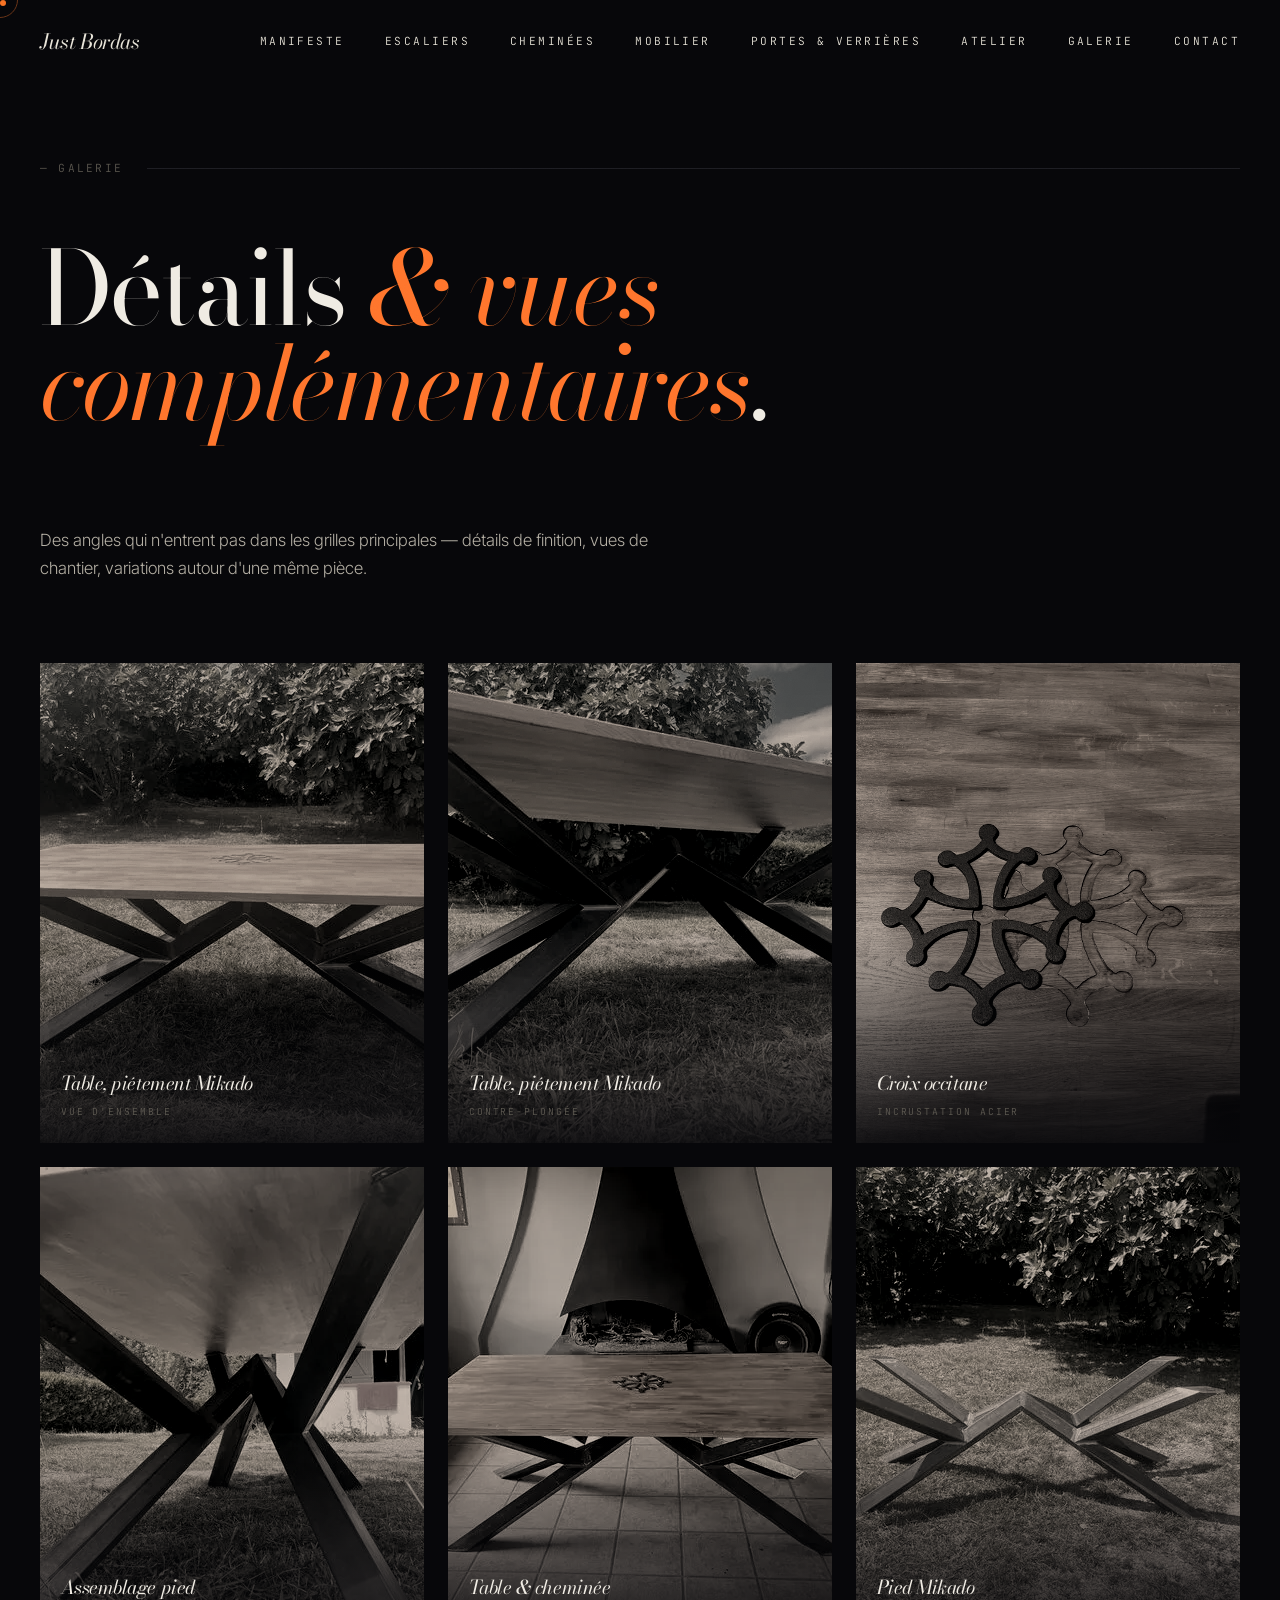
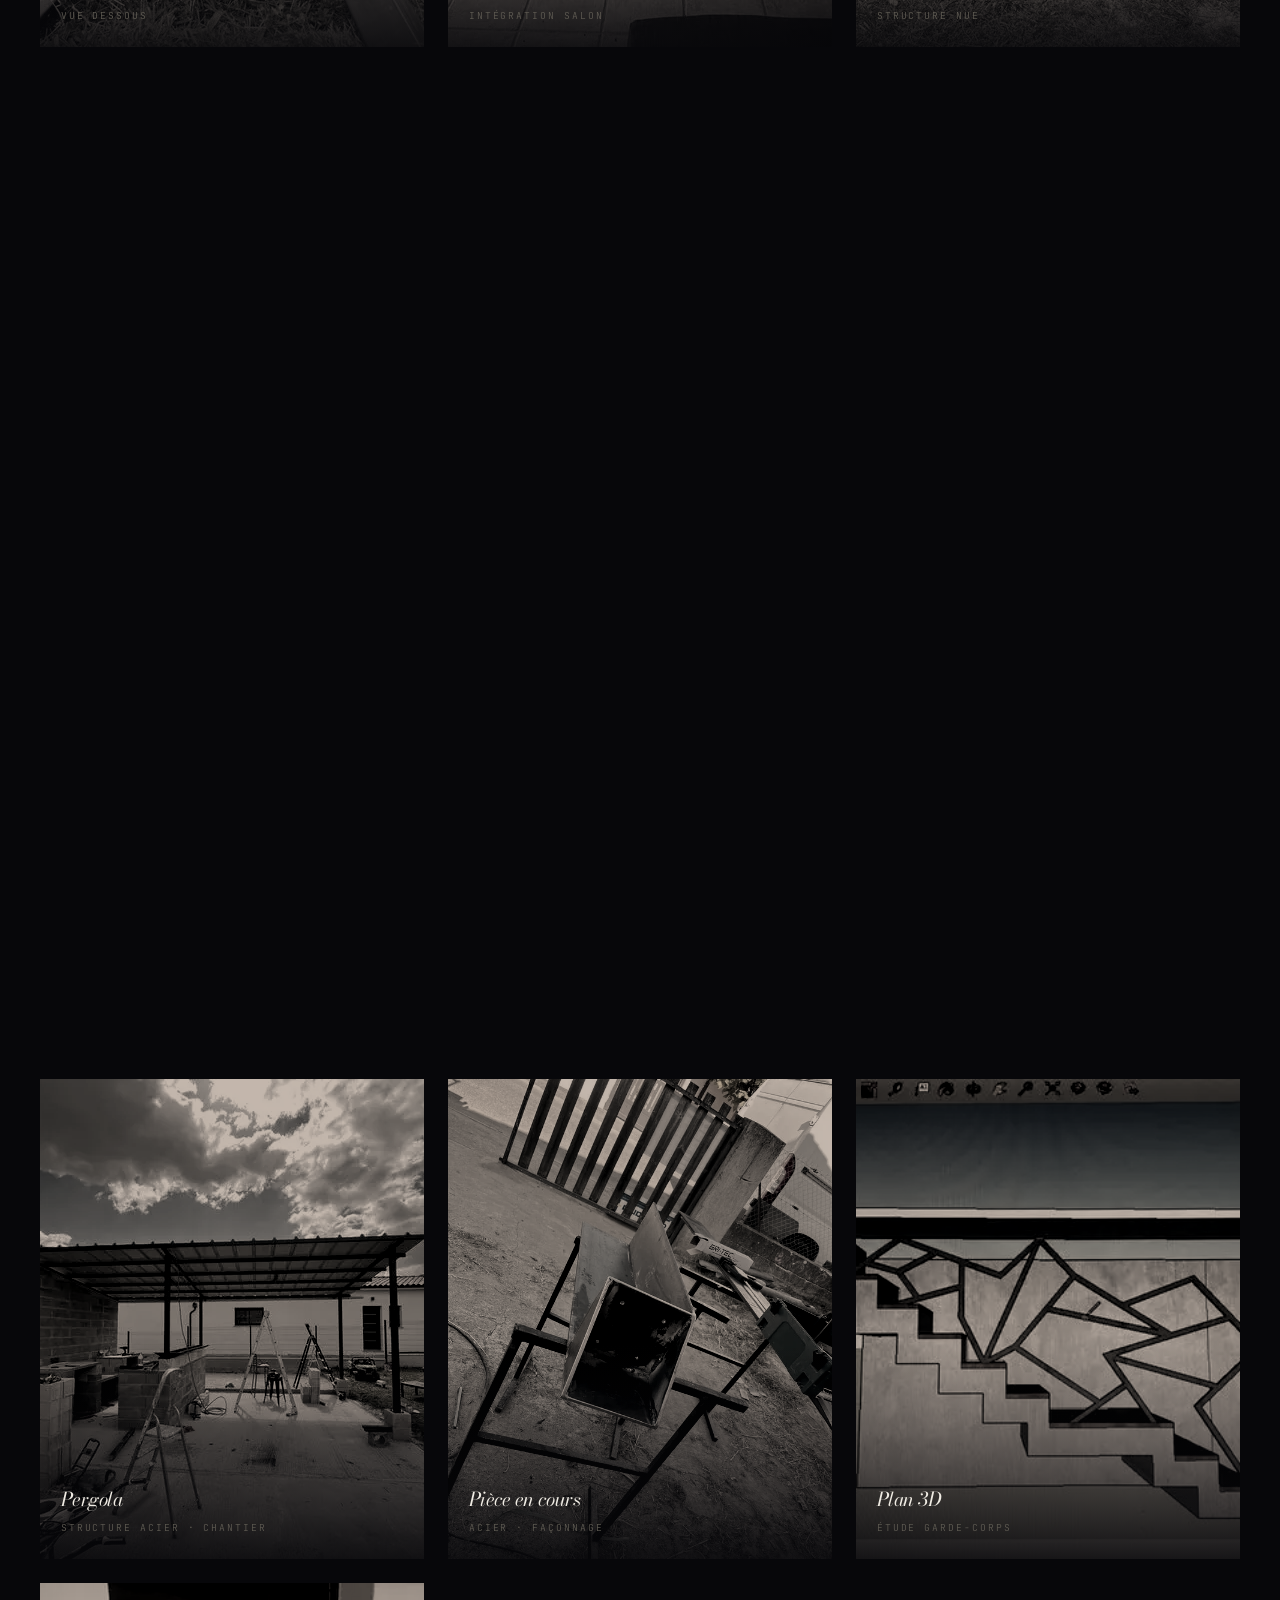
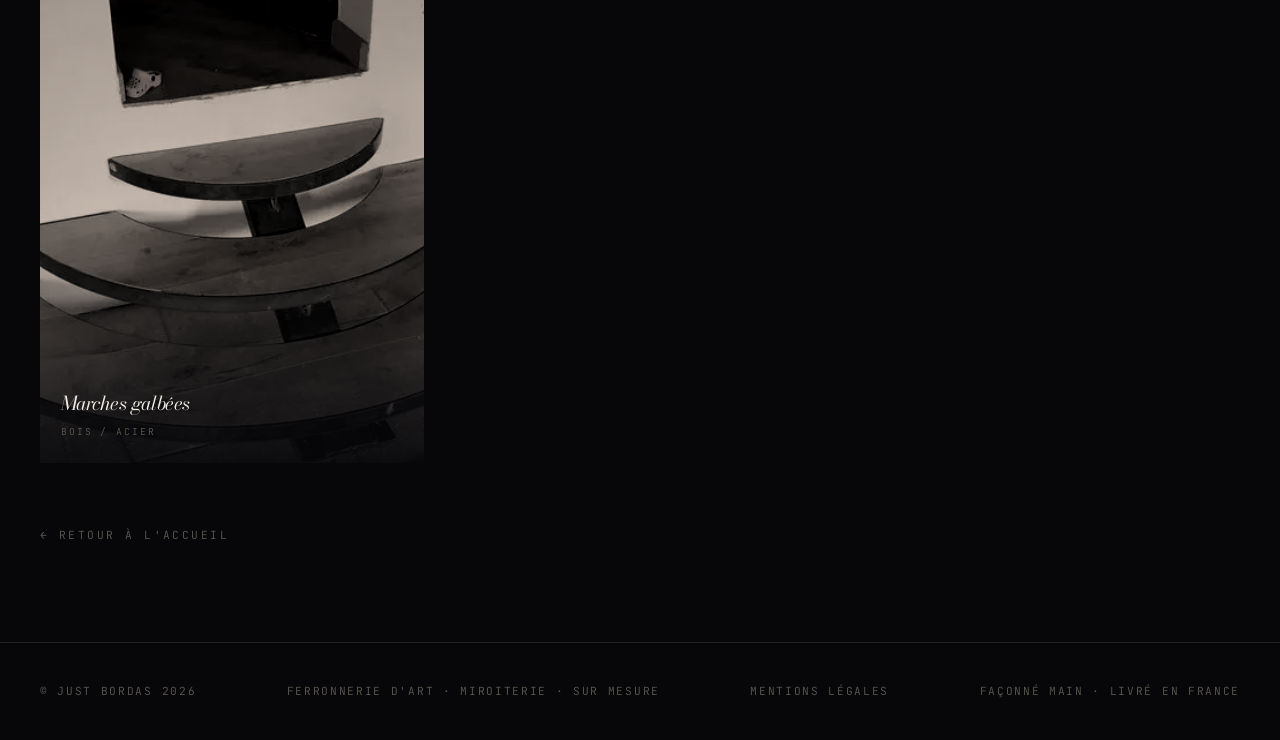
<file: galerie.html>
<!DOCTYPE html>
<html lang="fr">
<head>
<meta charset="UTF-8" />
<meta name="viewport" content="width=device-width, initial-scale=1.0" />
<title>Galerie — Just Bordas, Ferronnerie d'art</title>
<meta name="description" content="Détails, vues de chantier et angles complémentaires des pièces Just Bordas — escaliers, cheminées, mobilier, verrières." />
<meta name="theme-color" content="#07070a" />

<link rel="canonical" href="https://justbordas.fr/galerie.html" />

<meta property="og:type" content="website" />
<meta property="og:locale" content="fr_FR" />
<meta property="og:site_name" content="Just Bordas" />
<meta property="og:title" content="Galerie — Just Bordas" />
<meta property="og:description" content="Détails, vues de chantier et angles complémentaires des pièces Just Bordas." />
<meta property="og:url" content="https://justbordas.fr/galerie.html" />
<meta property="og:image" content="https://justbordas.fr/og-image.jpg" />

<link rel="icon" type="image/svg+xml" href="data:image/svg+xml;utf8,<svg xmlns='http://www.w3.org/2000/svg' viewBox='0 0 64 64'><rect width='64' height='64' fill='%2307070a'/><circle cx='32' cy='32' r='11' fill='%23ff7a2e'/><circle cx='32' cy='32' r='4' fill='%23fff4d6'/></svg>" />
<link rel="apple-touch-icon" href="./apple-touch-icon.png" />

<link rel="preconnect" href="https://fonts.googleapis.com" />
<link rel="preconnect" href="https://fonts.gstatic.com" crossorigin />
<link href="https://fonts.googleapis.com/css2?family=Bodoni+Moda:ital,wght@0,400;1,400&family=Inter+Tight:wght@300&family=JetBrains+Mono:wght@400;500&display=swap" rel="stylesheet" />

<link rel="stylesheet" href="./styles.css" />
<script src="./script.js" defer></script>
</head>
<body>

<canvas id="sparks-canvas"></canvas>

<div class="cursor" id="cursor"></div>
<div class="cursor-ring" id="cursorRing"></div>
<div class="scroll-progress" id="scrollProgress"></div>

<nav id="nav">
  <a href="./index.html" class="logo">Just Bordas</a>
  <div class="nav-links" id="navMenu">
    <a href="./index.html#intro">Manifeste</a>
    <a href="./index.html#escaliers">Escaliers</a>
    <a href="./index.html#cheminees">Cheminées</a>
    <a href="./index.html#mobilier">Mobilier</a>
    <a href="./index.html#ferronnerie">Portes &amp; Verrières</a>
    <a href="./index.html#atelier">Atelier</a>
    <a href="./galerie.html">Galerie</a>
    <a href="./index.html#contact">Contact</a>
  </div>
  <button class="nav-toggle" id="navToggle" type="button" aria-label="Ouvrir le menu" aria-expanded="false" aria-controls="navMenu">
    <span class="nav-toggle-bar"></span>
    <span class="nav-toggle-bar"></span>
  </button>
</nav>

<main class="galerie-page">
  <div class="container">
    <div class="section-eyebrow">
      <span class="section-num">— Galerie</span>
    </div>
    <h1 class="section-title">Détails <span class="italic">&amp; vues complémentaires</span>.</h1>
    <p class="galerie-intro reveal">
      Des angles qui n'entrent pas dans les grilles principales — détails de finition, vues de chantier, variations autour d'une même pièce.
    </p>

    <div class="galerie-grid">
      <div class="galerie-cell reveal-image">
        <div class="inner img-bg">
          <picture>
            <source type="image/webp" srcset="./photos/galerie-01-640.webp 640w, ./photos/galerie-01-1024.webp 1024w, ./photos/galerie-01-1600.webp 1600w" sizes="(max-width: 900px) 100vw, 33vw" />
            <img src="./photos/galerie-01-1024.jpg" srcset="./photos/galerie-01-640.jpg 640w, ./photos/galerie-01-1024.jpg 1024w, ./photos/galerie-01-1600.jpg 1600w" sizes="(max-width: 900px) 100vw, 33vw" alt="Table piétement Mikado — vue d'ensemble" width="1600" height="1200" loading="lazy" decoding="async" class="img-treat" />
          </picture>
        </div>
        <div class="galerie-info">
          <h4>Table, piétement Mikado</h4>
          <span class="mat">Vue d'ensemble</span>
        </div>
      </div>
      <div class="galerie-cell reveal-image">
        <div class="inner img-bg">
          <picture>
            <source type="image/webp" srcset="./photos/galerie-02-640.webp 640w, ./photos/galerie-02-1024.webp 1024w, ./photos/galerie-02-1600.webp 1600w" sizes="(max-width: 900px) 100vw, 33vw" />
            <img src="./photos/galerie-02-1024.jpg" srcset="./photos/galerie-02-640.jpg 640w, ./photos/galerie-02-1024.jpg 1024w, ./photos/galerie-02-1600.jpg 1600w" sizes="(max-width: 900px) 100vw, 33vw" alt="Table piétement Mikado, vue en contre-plongée" width="1600" height="1200" loading="lazy" decoding="async" class="img-treat" />
          </picture>
        </div>
        <div class="galerie-info">
          <h4>Table, piétement Mikado</h4>
          <span class="mat">Contre-plongée</span>
        </div>
      </div>
      <div class="galerie-cell reveal-image">
        <div class="inner img-bg">
          <picture>
            <source type="image/webp" srcset="./photos/galerie-03-640.webp 640w, ./photos/galerie-03-1024.webp 1024w, ./photos/galerie-03-1600.webp 1600w" sizes="(max-width: 900px) 100vw, 33vw" />
            <img src="./photos/galerie-03-1024.jpg" srcset="./photos/galerie-03-640.jpg 640w, ./photos/galerie-03-1024.jpg 1024w, ./photos/galerie-03-1600.jpg 1600w" sizes="(max-width: 900px) 100vw, 33vw" alt="Croix occitane en incrustation acier" width="1200" height="1600" loading="lazy" decoding="async" class="img-treat" />
          </picture>
        </div>
        <div class="galerie-info">
          <h4>Croix occitane</h4>
          <span class="mat">Incrustation acier</span>
        </div>
      </div>
      <div class="galerie-cell reveal-image">
        <div class="inner img-bg">
          <picture>
            <source type="image/webp" srcset="./photos/galerie-04-640.webp 640w, ./photos/galerie-04-1024.webp 1024w, ./photos/galerie-04-1600.webp 1600w" sizes="(max-width: 900px) 100vw, 33vw" />
            <img src="./photos/galerie-04-1024.jpg" srcset="./photos/galerie-04-640.jpg 640w, ./photos/galerie-04-1024.jpg 1024w, ./photos/galerie-04-1600.jpg 1600w" sizes="(max-width: 900px) 100vw, 33vw" alt="Assemblage d'un pied de table — vue dessous" width="1600" height="1200" loading="lazy" decoding="async" class="img-treat" />
          </picture>
        </div>
        <div class="galerie-info">
          <h4>Assemblage pied</h4>
          <span class="mat">Vue dessous</span>
        </div>
      </div>
      <div class="galerie-cell reveal-image">
        <div class="inner img-bg">
          <picture>
            <source type="image/webp" srcset="./photos/galerie-05-640.webp 640w, ./photos/galerie-05-1024.webp 1024w, ./photos/galerie-05-1600.webp 1600w" sizes="(max-width: 900px) 100vw, 33vw" />
            <img src="./photos/galerie-05-1024.jpg" srcset="./photos/galerie-05-640.jpg 640w, ./photos/galerie-05-1024.jpg 1024w, ./photos/galerie-05-1600.jpg 1600w" sizes="(max-width: 900px) 100vw, 33vw" alt="Table et cheminée intégrées au salon" width="1600" height="1200" loading="lazy" decoding="async" class="img-treat" />
          </picture>
        </div>
        <div class="galerie-info">
          <h4>Table &amp; cheminée</h4>
          <span class="mat">Intégration salon</span>
        </div>
      </div>
      <div class="galerie-cell reveal-image">
        <div class="inner img-bg">
          <picture>
            <source type="image/webp" srcset="./photos/galerie-06-640.webp 640w, ./photos/galerie-06-1024.webp 1024w, ./photos/galerie-06-1600.webp 1600w" sizes="(max-width: 900px) 100vw, 33vw" />
            <img src="./photos/galerie-06-1024.jpg" srcset="./photos/galerie-06-640.jpg 640w, ./photos/galerie-06-1024.jpg 1024w, ./photos/galerie-06-1600.jpg 1600w" sizes="(max-width: 900px) 100vw, 33vw" alt="Pied Mikado — structure nue" width="1600" height="1200" loading="lazy" decoding="async" class="img-treat" />
          </picture>
        </div>
        <div class="galerie-info">
          <h4>Pied Mikado</h4>
          <span class="mat">Structure nue</span>
        </div>
      </div>
      <div class="galerie-cell reveal-image">
        <div class="inner img-bg">
          <picture>
            <source type="image/webp" srcset="./photos/galerie-08-640.webp 640w, ./photos/galerie-08-1024.webp 1024w, ./photos/galerie-08-1600.webp 1600w" sizes="(max-width: 900px) 100vw, 33vw" />
            <img src="./photos/galerie-08-1024.jpg" srcset="./photos/galerie-08-640.jpg 640w, ./photos/galerie-08-1024.jpg 1024w, ./photos/galerie-08-1600.jpg 1600w" sizes="(max-width: 900px) 100vw, 33vw" alt="Main courante acier avant peinture" width="1200" height="1600" loading="lazy" decoding="async" class="img-treat" />
          </picture>
        </div>
        <div class="galerie-info">
          <h4>Main courante</h4>
          <span class="mat">Acier / Avant peinture</span>
        </div>
      </div>
      <div class="galerie-cell reveal-image">
        <div class="inner img-bg">
          <picture>
            <source type="image/webp" srcset="./photos/galerie-09-640.webp 640w, ./photos/galerie-09-1024.webp 1024w, ./photos/galerie-09-1600.webp 1600w" sizes="(max-width: 900px) 100vw, 33vw" />
            <img src="./photos/galerie-09-1024.jpg" srcset="./photos/galerie-09-640.jpg 640w, ./photos/galerie-09-1024.jpg 1024w, ./photos/galerie-09-1600.jpg 1600w" sizes="(max-width: 900px) 100vw, 33vw" alt="Crémaillère d'escalier — vue de la volée" width="1200" height="1600" loading="lazy" decoding="async" class="img-treat" />
          </picture>
        </div>
        <div class="galerie-info">
          <h4>Crémaillère</h4>
          <span class="mat">Vue de la volée</span>
        </div>
      </div>
      <div class="galerie-cell reveal-image">
        <div class="inner img-bg">
          <picture>
            <source type="image/webp" srcset="./photos/galerie-10-640.webp 640w, ./photos/galerie-10-1024.webp 1024w, ./photos/galerie-10-1600.webp 1600w" sizes="(max-width: 900px) 100vw, 33vw" />
            <img src="./photos/galerie-10-1024.jpg" srcset="./photos/galerie-10-640.jpg 640w, ./photos/galerie-10-1024.jpg 1024w, ./photos/galerie-10-1600.jpg 1600w" sizes="(max-width: 900px) 100vw, 33vw" alt="Escalier suspendu vu en plongée" width="1600" height="1200" loading="lazy" decoding="async" class="img-treat" />
          </picture>
        </div>
        <div class="galerie-info">
          <h4>Escalier suspendu</h4>
          <span class="mat">Vue plongée</span>
        </div>
      </div>
      <div class="galerie-cell reveal-image">
        <div class="inner img-bg">
          <picture>
            <source type="image/webp" srcset="./photos/galerie-11-640.webp 640w, ./photos/galerie-11-1024.webp 1024w, ./photos/galerie-11-1600.webp 1600w" sizes="(max-width: 900px) 100vw, 33vw" />
            <img src="./photos/galerie-11-1024.jpg" srcset="./photos/galerie-11-640.jpg 640w, ./photos/galerie-11-1024.jpg 1024w, ./photos/galerie-11-1600.jpg 1600w" sizes="(max-width: 900px) 100vw, 33vw" alt="Limons à crémaillère en acier découpé, pré-montage atelier" width="1200" height="1600" loading="lazy" decoding="async" class="img-treat" />
          </picture>
        </div>
        <div class="galerie-info">
          <h4>Limons à crémaillère</h4>
          <span class="mat">Acier découpé / Pré-montage atelier</span>
        </div>
      </div>
      <div class="galerie-cell reveal-image">
        <div class="inner img-bg">
          <picture>
            <source type="image/webp" srcset="./photos/escalier-06-640.webp 640w, ./photos/escalier-06-1024.webp 1024w, ./photos/escalier-06-1600.webp 1600w" sizes="(max-width: 900px) 100vw, 33vw" />
            <img src="./photos/escalier-06-1024.jpg" srcset="./photos/escalier-06-640.jpg 640w, ./photos/escalier-06-1024.jpg 1024w, ./photos/escalier-06-1600.jpg 1600w" sizes="(max-width: 900px) 100vw, 33vw" alt="Escalier vu en plongée, main courante acier" width="1200" height="1600" loading="lazy" decoding="async" class="img-treat" />
          </picture>
        </div>
        <div class="galerie-info">
          <h4>Vue plongée</h4>
          <span class="mat">Main courante acier</span>
        </div>
      </div>
      <div class="galerie-cell reveal-image">
        <div class="inner img-bg">
          <picture>
            <source type="image/webp" srcset="./photos/escalier-08-640.webp 640w, ./photos/escalier-08-1024.webp 1024w, ./photos/escalier-08-1600.webp 1600w" sizes="(max-width: 900px) 100vw, 33vw" />
            <img src="./photos/escalier-08-1024.jpg" srcset="./photos/escalier-08-640.jpg 640w, ./photos/escalier-08-1024.jpg 1024w, ./photos/escalier-08-1600.jpg 1600w" sizes="(max-width: 900px) 100vw, 33vw" alt="Escalier double limon en attente des marches bois" width="1200" height="1600" loading="lazy" decoding="async" class="img-treat" />
          </picture>
        </div>
        <div class="galerie-info">
          <h4>Double limon</h4>
          <span class="mat">En attente des marches bois</span>
        </div>
      </div>
      <div class="galerie-cell reveal-image">
        <div class="inner img-bg">
          <picture>
            <source type="image/webp" srcset="./photos/pergola-01-640.webp 640w, ./photos/pergola-01-1024.webp 1024w, ./photos/pergola-01-1600.webp 1600w" sizes="(max-width: 900px) 100vw, 33vw" />
            <img src="./photos/pergola-01-1024.jpg" srcset="./photos/pergola-01-640.jpg 640w, ./photos/pergola-01-1024.jpg 1024w, ./photos/pergola-01-1600.jpg 1600w" sizes="(max-width: 900px) 100vw, 33vw" alt="Pergola en cours d'installation, structure acier" width="1600" height="1200" loading="lazy" decoding="async" class="img-treat" />
          </picture>
        </div>
        <div class="galerie-info">
          <h4>Pergola</h4>
          <span class="mat">Structure acier · Chantier</span>
        </div>
      </div>
      <div class="galerie-cell reveal-image">
        <div class="inner img-bg">
          <picture>
            <source type="image/webp" srcset="./photos/galerie-12-640.webp 640w, ./photos/galerie-12-1024.webp 1024w, ./photos/galerie-12-1600.webp 1600w" sizes="(max-width: 900px) 100vw, 33vw" />
            <img src="./photos/galerie-12-1024.jpg" srcset="./photos/galerie-12-640.jpg 640w, ./photos/galerie-12-1024.jpg 1024w, ./photos/galerie-12-1600.jpg 1600w" sizes="(max-width: 900px) 100vw, 33vw" alt="Pièce métallique en cours de façonnage" width="1200" height="1600" loading="lazy" decoding="async" class="img-treat" />
          </picture>
        </div>
        <div class="galerie-info">
          <h4>Pièce en cours</h4>
          <span class="mat">Acier · Façonnage</span>
        </div>
      </div>
      <div class="galerie-cell reveal-image">
        <div class="inner img-bg">
          <picture>
            <source type="image/webp" srcset="./photos/plan-3d-01-640.webp 640w, ./photos/plan-3d-01-1024.webp 1024w, ./photos/plan-3d-01-1600.webp 1600w" sizes="(max-width: 900px) 100vw, 33vw" />
            <img src="./photos/plan-3d-01-1024.jpg" srcset="./photos/plan-3d-01-640.jpg 640w, ./photos/plan-3d-01-1024.jpg 1024w, ./photos/plan-3d-01-1600.jpg 1600w" sizes="(max-width: 900px) 100vw, 33vw" alt="Plan 3D — étude de garde-corps en tube artistique" width="1600" height="900" loading="lazy" decoding="async" class="img-treat" />
          </picture>
        </div>
        <div class="galerie-info">
          <h4>Plan 3D</h4>
          <span class="mat">Étude garde-corps</span>
        </div>
      </div>
      <div class="galerie-cell reveal-image">
        <div class="inner img-bg">
          <picture>
            <source type="image/webp" srcset="./photos/galerie-13-640.webp 640w, ./photos/galerie-13-1024.webp 1024w, ./photos/galerie-13-1600.webp 1600w" sizes="(max-width: 900px) 100vw, 33vw" />
            <img src="./photos/galerie-13-1024.jpg" srcset="./photos/galerie-13-640.jpg 640w, ./photos/galerie-13-1024.jpg 1024w, ./photos/galerie-13-1600.jpg 1600w" sizes="(max-width: 900px) 100vw, 33vw" alt="Marches galbées en bois cerclées d'acier" width="1600" height="1039" loading="lazy" decoding="async" class="img-treat" />
          </picture>
        </div>
        <div class="galerie-info">
          <h4>Marches galbées</h4>
          <span class="mat">Bois / Acier</span>
        </div>
      </div>
    </div>

    <a href="./index.html" class="legal-back">← Retour à l'accueil</a>
  </div>
</main>

<footer>
  <div>© Just Bordas <span id="year"></span></div>
  <div>Ferronnerie d'art · Miroiterie · Sur mesure</div>
  <div><a href="./mentions.html">Mentions légales</a></div>
  <div>Façonné main · Livré en France</div>
</footer>

<div class="lightbox" id="lightbox" aria-hidden="true" role="dialog" aria-modal="true" aria-label="Vue agrandie">
  <button class="lightbox-close" type="button" aria-label="Fermer">Fermer</button>
  <button class="lightbox-nav lightbox-prev" type="button" aria-label="Image précédente">&lsaquo;</button>
  <img class="lightbox-img" id="lightboxImg" alt="" />
  <button class="lightbox-nav lightbox-next" type="button" aria-label="Image suivante">&rsaquo;</button>
  <div class="lightbox-caption" id="lightboxCaption"></div>
</div>

</body>
</html>
</file>
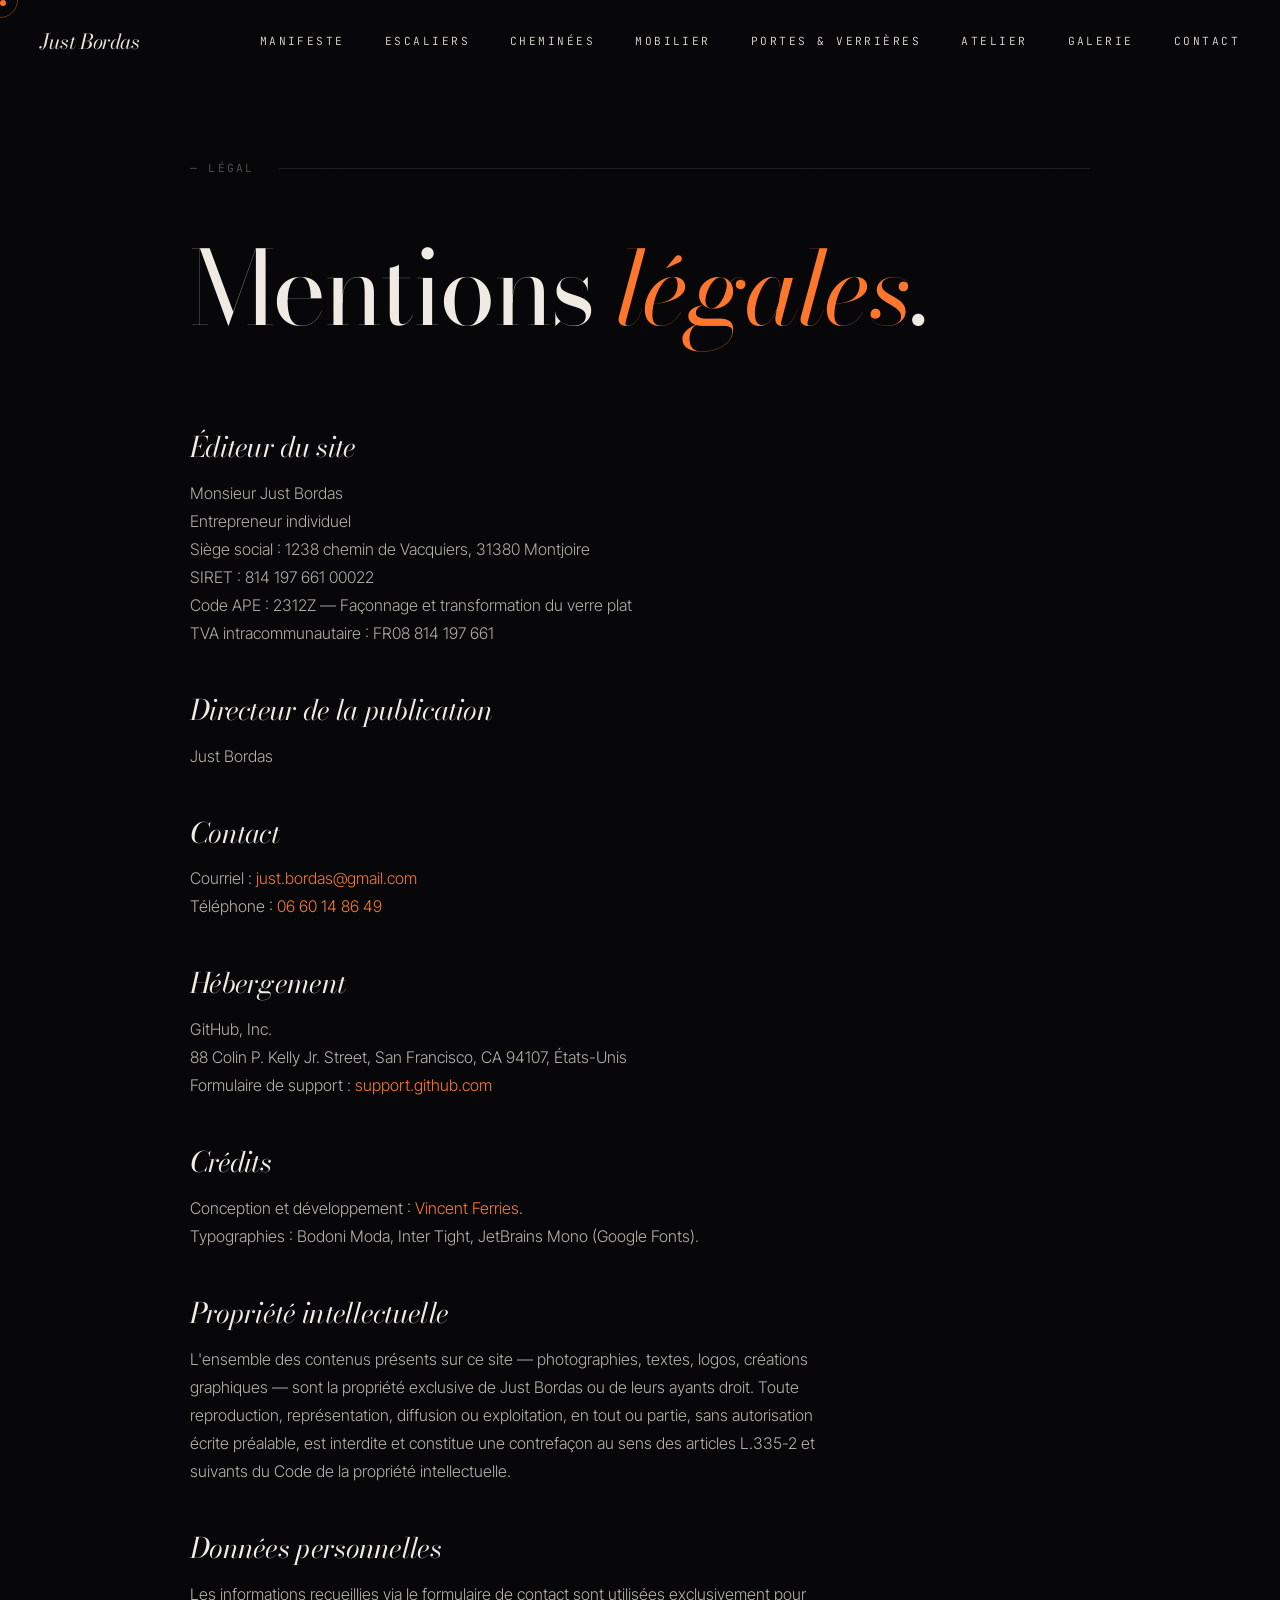
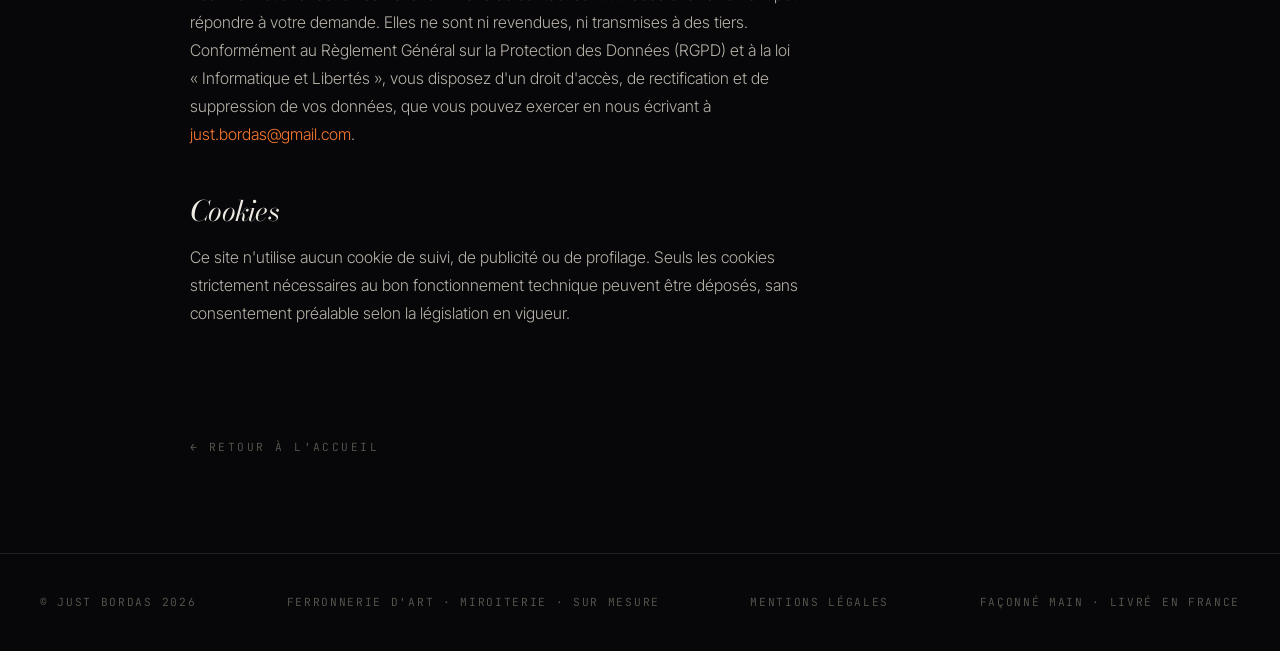
<file: mentions.html>
<!DOCTYPE html>
<html lang="fr">
<head>
<meta charset="UTF-8" />
<meta name="viewport" content="width=device-width, initial-scale=1.0" />
<title>Mentions légales — Just Bordas</title>
<meta name="description" content="Mentions légales de l'atelier de ferronnerie d'art Just Bordas." />
<meta name="robots" content="noindex, follow" />
<meta name="theme-color" content="#07070a" />

<link rel="icon" type="image/svg+xml" href="data:image/svg+xml;utf8,<svg xmlns='http://www.w3.org/2000/svg' viewBox='0 0 64 64'><rect width='64' height='64' fill='%2307070a'/><circle cx='32' cy='32' r='11' fill='%23ff7a2e'/><circle cx='32' cy='32' r='4' fill='%23fff4d6'/></svg>" />
<link rel="apple-touch-icon" href="./apple-touch-icon.png" />

<link rel="preconnect" href="https://fonts.googleapis.com" />
<link rel="preconnect" href="https://fonts.gstatic.com" crossorigin />
<link href="https://fonts.googleapis.com/css2?family=Bodoni+Moda:ital,wght@0,400;1,400&family=Inter+Tight:wght@300&family=JetBrains+Mono:wght@400;500&display=swap" rel="stylesheet" />

<link rel="stylesheet" href="./styles.css" />
<script src="./script.js" defer></script>
</head>
<body>

<div class="cursor" id="cursor"></div>
<div class="cursor-ring" id="cursorRing"></div>
<div class="scroll-progress" id="scrollProgress"></div>

<nav id="nav">
  <a href="./index.html" class="logo">Just Bordas</a>
  <div class="nav-links" id="navMenu">
    <a href="./index.html#intro">Manifeste</a>
    <a href="./index.html#escaliers">Escaliers</a>
    <a href="./index.html#cheminees">Cheminées</a>
    <a href="./index.html#mobilier">Mobilier</a>
    <a href="./index.html#ferronnerie">Portes &amp; Verrières</a>
    <a href="./index.html#atelier">Atelier</a>
    <a href="./galerie.html">Galerie</a>
    <a href="./index.html#contact">Contact</a>
  </div>
  <button class="nav-toggle" id="navToggle" type="button" aria-label="Ouvrir le menu" aria-expanded="false" aria-controls="navMenu">
    <span class="nav-toggle-bar"></span>
    <span class="nav-toggle-bar"></span>
  </button>
</nav>

<main class="legal">
  <div class="container">
    <div class="section-eyebrow">
      <span class="section-num">— Légal</span>
    </div>
    <h1 class="section-title">Mentions <span class="italic">légales</span>.</h1>

    <div class="legal-content">
      <article class="legal-block reveal">
        <h2>Éditeur du site</h2>
        <p>
          Monsieur Just Bordas<br/>
          Entrepreneur individuel<br/>
          Siège social : 1238 chemin de Vacquiers, 31380 Montjoire<br/>
          SIRET : 814 197 661 00022<br/>
          Code APE : 2312Z — Façonnage et transformation du verre plat<br/>
          TVA intracommunautaire : FR08 814 197 661
        </p>
      </article>

      <article class="legal-block reveal">
        <h2>Directeur de la publication</h2>
        <p>Just Bordas</p>
      </article>

      <article class="legal-block reveal">
        <h2>Contact</h2>
        <p>
          Courriel : <a href="mailto:just.bordas@gmail.com">just.bordas@gmail.com</a><br/>
          Téléphone : <a href="tel:+33660148649">06 60 14 86 49</a>
        </p>
      </article>

      <article class="legal-block reveal">
        <h2>Hébergement</h2>
        <p>
          GitHub, Inc.<br/>
          88 Colin P. Kelly Jr. Street, San Francisco, CA 94107, États-Unis<br/>
          Formulaire de support : <a href="https://support.github.com" rel="noopener" target="_blank">support.github.com</a>
        </p>
      </article>

      <article class="legal-block reveal">
        <h2>Crédits</h2>
        <p>
          Conception et développement : <a href="https://enveille.info" rel="noopener" target="_blank">Vincent Ferries</a>.<br/>
          Typographies : Bodoni Moda, Inter Tight, JetBrains Mono (Google Fonts).
        </p>
      </article>

      <article class="legal-block reveal">
        <h2>Propriété intellectuelle</h2>
        <p>
          L'ensemble des contenus présents sur ce site — photographies, textes, logos, créations graphiques — sont la propriété exclusive de Just Bordas ou de leurs ayants droit. Toute reproduction, représentation, diffusion ou exploitation, en tout ou partie, sans autorisation écrite préalable, est interdite et constitue une contrefaçon au sens des articles L.335-2 et suivants du Code de la propriété intellectuelle.
        </p>
      </article>

      <article class="legal-block reveal">
        <h2>Données personnelles</h2>
        <p>
          Les informations recueillies via le formulaire de contact sont utilisées exclusivement pour répondre à votre demande. Elles ne sont ni revendues, ni transmises à des tiers. Conformément au Règlement Général sur la Protection des Données (RGPD) et à la loi «&nbsp;Informatique et Libertés&nbsp;», vous disposez d'un droit d'accès, de rectification et de suppression de vos données, que vous pouvez exercer en nous écrivant à <a href="mailto:just.bordas@gmail.com">just.bordas@gmail.com</a>.
        </p>
      </article>

      <article class="legal-block reveal">
        <h2>Cookies</h2>
        <p>
          Ce site n'utilise aucun cookie de suivi, de publicité ou de profilage. Seuls les cookies strictement nécessaires au bon fonctionnement technique peuvent être déposés, sans consentement préalable selon la législation en vigueur.
        </p>
      </article>

      <a href="./index.html" class="legal-back">← Retour à l'accueil</a>
    </div>
  </div>
</main>

<footer>
  <div>© Just Bordas <span id="year"></span></div>
  <div>Ferronnerie d'art · Miroiterie · Sur mesure</div>
  <div><a href="./mentions.html">Mentions légales</a></div>
  <div>Façonné main · Livré en France</div>
</footer>

<div class="lightbox" id="lightbox" aria-hidden="true" role="dialog" aria-modal="true" aria-label="Vue agrandie">
  <button class="lightbox-close" type="button" aria-label="Fermer">Fermer</button>
  <img class="lightbox-img" id="lightboxImg" alt="" />
  <div class="lightbox-caption" id="lightboxCaption"></div>
</div>

</body>
</html>
</file>
<file: styles.css>
:root {
    --bg: #07070a;
    --bg-1: #0c0c10;
    --bg-2: #131318;
    --ink: #f0ece4;
    --ink-soft: #b8b3a8;
    --ink-muted: #5e5a52;
    --line: #1f1f25;
    --line-bright: #2e2e36;
    --spark: #ff7a2e;
    --spark-bright: #ffb56b;
    --spark-white: #fff4d6;
    --steel: #8a8e95;
    --display: "Bodoni Moda", "Didot", serif;
    --body: "Inter Tight", -apple-system, sans-serif;
    --mono: "JetBrains Mono", ui-monospace, monospace;
  }

  * { margin: 0; padding: 0; box-sizing: border-box; }
  html {
    scroll-behavior: smooth;
    background: var(--bg);
    /* Double-ceinture : hidden (universel) + clip (moderne, ignore transform/will-change des enfants) */
    overflow-x: hidden;
    overflow-x: clip;
    width: 100%;
    max-width: 100vw;
  }
  body {
    font-family: var(--body);
    background: var(--bg);
    color: var(--ink);
    line-height: 1.55;
    font-weight: 300;
    overflow-x: hidden;
    overflow-x: clip;
    width: 100%;
    max-width: 100vw;
    cursor: none;
    position: relative;
    /* pan-y : autorise uniquement le scroll vertical tactile. pinch-zoom : garde le zoom d'accessibilité. */
    touch-action: pan-y pinch-zoom;
  }

  /* ========== FALLBACK IMAGE BG ========== */
  .img-bg {
    background-color: #18141a;
    background-image:
      radial-gradient(ellipse at 30% 30%, rgba(255,122,46,0.12), transparent 55%),
      radial-gradient(ellipse at 70% 80%, rgba(120,30,10,0.25), transparent 60%),
      linear-gradient(135deg, #1a1418, #0a0a0e);
    background-size: cover;
    background-position: center;
  }
  .img-treat {
    filter: grayscale(0.9) brightness(0.65) contrast(1.2) sepia(0.3) hue-rotate(-15deg);
    transition: filter 0.7s cubic-bezier(0.16, 1, 0.3, 1);
  }
  /* Survol des cartes : le voile éditorial s'atténue, les vraies couleurs reviennent partiellement */
  .h-card:hover .img-treat,
  .chem-piece:hover .img-treat,
  .mob-cell:hover .img-treat {
    filter: grayscale(0.25) brightness(0.92) contrast(1.08) sepia(0.1) hue-rotate(-5deg);
  }

  /* Picture natif posé dans un conteneur img-bg : remplit toute la zone comme un background cover */
  .img-bg > picture {
    position: absolute;
    inset: 0;
    display: block;
  }
  .img-bg > picture > img {
    display: block;
    width: 100%;
    height: 100%;
    object-fit: cover;
    object-position: center;
  }

  /* ========== GRAIN ========== */
  body::before {
    content: "";
    position: fixed;
    inset: 0;
    z-index: 9998;
    pointer-events: none;
    opacity: 0.07;
    mix-blend-mode: overlay;
    background-image: url("data:image/svg+xml;utf8,<svg xmlns='http://www.w3.org/2000/svg' width='240' height='240'><filter id='n'><feTurbulence type='fractalNoise' baseFrequency='0.95' numOctaves='2' stitchTiles='stitch'/><feColorMatrix values='0 0 0 0 0  0 0 0 0 0  0 0 0 0 0  0 0 0 0.9 0'/></filter><rect width='100%25' height='100%25' filter='url(%23n)'/></svg>");
  }

  /* ========== PARTICULES CANVAS ========== */
  /* Fixed pour pouvoir déborder du hero — clearRect garantit la transparence */
  #sparks-canvas {
    position: fixed;
    inset: 0;
    z-index: 50;
    pointer-events: none;
  }

  /* ========== CURSEUR ========== */
  .cursor {
    position: fixed;
    top: 0; left: 0;
    width: 6px; height: 6px;
    background: var(--spark);
    border-radius: 50%;
    pointer-events: none;
    z-index: 10010; /* au-dessus de la lightbox (10005) pour rester visible par-dessus */
    mix-blend-mode: difference;
    transition: width 0.3s ease, height 0.3s ease, background 0.3s ease;
    will-change: transform;
  }
  .cursor-ring {
    position: fixed;
    top: 0; left: 0;
    width: 36px; height: 36px;
    border: 1px solid var(--spark);
    border-radius: 50%;
    pointer-events: none;
    z-index: 10009; /* au-dessus de la lightbox (10005), juste sous le point du curseur */
    transition: width 0.4s cubic-bezier(0.16,1,0.3,1), height 0.4s cubic-bezier(0.16,1,0.3,1), opacity 0.3s ease;
    opacity: 0.4;
    will-change: transform;
  }
  .cursor.hover { width: 14px; height: 14px; background: var(--spark-bright); }
  .cursor-ring.hover { width: 70px; height: 70px; opacity: 0.25; }
  @media (max-width: 900px), (pointer: coarse) {
    body { cursor: auto; }
    .cursor, .cursor-ring { display: none; }
  }

  /* ========== TYPO ========== */
  h1, h2, h3, h4 {
    font-family: var(--display);
    font-weight: 400;
    line-height: 0.92;
    letter-spacing: -0.025em;
  }

  .eyebrow {
    font-family: var(--mono);
    font-size: 0.7rem;
    letter-spacing: 0.25em;
    text-transform: uppercase;
    color: var(--spark);
    font-weight: 400;
  }

  .italic { font-style: italic; }
  ::selection { background: var(--spark); color: var(--bg); }

  /* ========== PROGRESS BAR (lecture du scroll) ========== */
  .scroll-progress {
    position: fixed;
    top: 0; left: 0;
    height: 1px;
    width: 0%;
    background: linear-gradient(90deg, var(--spark), var(--spark-bright));
    z-index: 10001;
    transition: width 0.1s linear;
    box-shadow: 0 0 20px var(--spark);
  }

  /* ========== LOADER ========== */
  .loader {
    position: fixed;
    inset: 0;
    background: var(--bg);
    z-index: 10002;
    display: flex;
    flex-direction: column;
    align-items: center;
    justify-content: center;
    transition: transform 1.2s cubic-bezier(0.76, 0, 0.24, 1);
    gap: 2rem;
  }
  .loader.done { transform: translateY(-100%); }
  .loader-mark {
    font-family: var(--display);
    font-size: clamp(2.5rem, 7vw, 5rem);
    font-style: italic;
    color: var(--ink);
    /* Pas d'overflow:hidden : clipperait les descendants italiques (j, g, y…). */
  }
  .loader-mark span {
    display: inline-block;
    opacity: 0;
    transform: translateY(40%);
    animation: loader-rise 1s cubic-bezier(0.16,1,0.3,1) forwards;
  }
  .loader-bar {
    width: 200px;
    height: 1px;
    background: var(--line);
    overflow: hidden;
    position: relative;
  }
  .loader-bar::after {
    content: "";
    position: absolute;
    inset: 0;
    background: var(--spark);
    transform-origin: left;
    transform: scaleX(0);
    animation: loader-fill 0.5s ease forwards 0.1s;
  }
  @keyframes loader-rise { to { opacity: 1; transform: translateY(0); } }
  @keyframes loader-fill { to { transform: scaleX(1); } }

  /* ========== NAV ========== */
  nav {
    position: fixed;
    top: 0; left: 0; right: 0;
    z-index: 100;
    padding: 1.6rem 2.5rem;
    display: flex;
    justify-content: space-between;
    align-items: center;
    mix-blend-mode: difference;
    color: var(--ink);
    transition: padding 0.5s ease;
  }
  nav.scrolled { padding: 1rem 2.5rem; }
  .logo {
    font-family: var(--display);
    font-style: italic;
    font-size: 1.3rem;
    color: var(--ink);
    text-decoration: none;
    letter-spacing: -0.02em;
  }
  .nav-links { display: flex; gap: 2.5rem; }
  .nav-links a {
    font-family: var(--mono);
    font-size: 0.7rem;
    letter-spacing: 0.22em;
    text-transform: uppercase;
    color: var(--ink);
    text-decoration: none;
    position: relative;
    padding: 0.3rem 0;
  }
  .nav-links a::after {
    content: "";
    position: absolute;
    bottom: 0; left: 0;
    width: 0; height: 1px;
    background: var(--spark);
    transition: width 0.5s cubic-bezier(0.76, 0, 0.24, 1);
  }
  .nav-links a:hover::after { width: 100%; }

  /* Bouton burger — masqué en desktop, révélé sous 720px */
  .nav-toggle {
    display: none;
    flex-direction: column;
    justify-content: center;
    gap: 6px;
    width: 40px;
    height: 40px;
    padding: 0;
    background: none;
    border: 0;
    color: inherit;
    cursor: pointer;
  }
  .nav-toggle:focus-visible { outline: 1px solid var(--spark); outline-offset: 4px; }
  .nav-toggle-bar {
    display: block;
    width: 26px;
    height: 1.5px;
    margin: 0 auto;
    background: currentColor;
    transition: transform 0.35s cubic-bezier(0.76, 0, 0.24, 1), opacity 0.3s ease;
  }

  @media (max-width: 720px) {
    nav { padding: 1.2rem 1.2rem; }
    .nav-toggle { display: flex; }

    /* Menu plein écran révélé par le burger */
    .nav-links {
      position: fixed;
      inset: 0;
      z-index: -1;                /* derrière le logo et le burger, qui restent cliquables */
      flex-direction: column;
      justify-content: center;
      align-items: center;
      gap: 2.2rem;
      background: var(--bg-1);
      opacity: 0;
      visibility: hidden;
      transform: translateY(-10px);
      transition: opacity 0.4s ease, transform 0.4s cubic-bezier(0.16, 1, 0.3, 1), visibility 0.4s;
    }
    .nav-links a { font-size: 1rem; letter-spacing: 0.28em; padding: 0.4rem 0; }

    /* Ouvert : le blend « difference » de la nav est neutralisé pour lire sur le panneau opaque */
    nav.menu-open { mix-blend-mode: normal; }
    nav.menu-open .nav-links {
      opacity: 1;
      visibility: visible;
      transform: none;
    }
    nav.menu-open .nav-toggle-bar:nth-child(1) { transform: translateY(3.75px) rotate(45deg); }
    nav.menu-open .nav-toggle-bar:nth-child(2) { transform: translateY(-3.75px) rotate(-45deg); }
  }

  /* ========== HERO ========== */
  .hero {
    position: relative;
    min-height: 100vh;
    display: flex;
    flex-direction: column;
    justify-content: center;
    padding: 4rem 2.5rem 2.5rem;
    overflow: hidden;
    z-index: 2;
  }
  /* Texture acier patiné en fond du hero (couche la plus basse) */
  .hero-texture {
    position: absolute;
    inset: 0;
    z-index: -2;
    overflow: hidden;
    background-color: #07070a; /* avant chargement de l'image */
  }
  .hero-texture picture,
  .hero-texture img {
    position: absolute;
    inset: 0;
    width: 100%;
    height: 100%;
    object-fit: cover;
    object-position: center;
  }
  .hero-bg {
    position: absolute;
    inset: 0;
    /* Même dégradé qu'avant, mais en voile semi-transparent pour laisser
       transparaître la texture tout en gardant l'ambiance sombre et la lisibilité. */
    background:
      radial-gradient(ellipse 60% 40% at 50% 65%, rgba(255, 122, 46, 0.15), transparent 65%),
      radial-gradient(circle at 50% 100%, rgba(120, 30, 10, 0.4), transparent 60%),
      linear-gradient(180deg, rgba(7, 7, 10, 0.88) 0%, rgba(12, 9, 8, 0.74) 38%, rgba(26, 13, 5, 0.7) 100%);
    z-index: -1;
  }
  /* Le halo de contact est désormais dessiné sur le canvas (point lumineux + étincelles) */
  .hero-content {
    position: relative;
    z-index: 3;
    text-align: center;
    max-width: 1300px;
    margin: 0 auto;
    width: 100%;
  }
  .hero-eyebrow {
    margin-bottom: 3rem;
    opacity: 0;
    animation: fade-up 1s ease forwards 1.4s;
  }
  .hero-title {
    font-size: clamp(3.5rem, 14vw, 16rem);
    font-weight: 400;
    line-height: 0.85;
    letter-spacing: 0;
    font-style: italic;
    /* Les ligatures standards (fi, fl, fe…) collent les glyphes italiques ; on les neutralise. */
    font-variant-ligatures: none;
  }
  .hero-title .word {
    display: inline-block;
    /* Pas d'overflow: hidden ici : les italiques Bodoni ont des swashes/descendants
       qui sortent de leur boîte et doivent rester visibles. Le reveal se fait par
       opacity + translate sur le span enfant. */
  }
  .hero-title .word > span {
    display: inline-block;
    /* Décalage d'entrée via `top` (position: relative) et NON `transform` :
       un transform — même un translateY(0) résiduel — rend background-attachment: fixed
       relatif à la lettre, donc `cover` remplit la boîte de la lettre = fond ultra-zoomé
       pendant l'animation. Avec `top`, le fond reste figé au viewport tout du long. */
    position: relative;
    /* L'italique Bodoni penche : le haut du « f » déborde à droite, la descendante à gauche,
       et les jambages dépassent en haut/bas. background-clip: text ne peint le fond que dans
       la boîte de la lettre → on l'élargit sur les 4 côtés (padding), compensé par une margin
       négative égale pour ne changer ni l'espacement des lettres ni celui des lignes. */
    padding: 0.85em;
    margin: -0.85em;
    animation: title-rise 1.4s cubic-bezier(0.16, 1, 0.3, 1) backwards;
    animation-delay: calc(var(--i) * 0.15s + 1.6s);
  }
  @keyframes title-rise {
    from { opacity: 0; top: 0.35em; }
    to   { opacity: 1; top: 0; }
  }

  /* « Du fer au verre » : verre fondu révélé à travers les lettres.
     Fond figé au scroll (background-attachment: fixed) activé seulement hors Firefox — voir la
     règle html.bg-fixed-ok plus bas. iOS Safari & Firefox retombent proprement sur `scroll`
     (verre par lettre, statique). background-color = secours lisible si l'image ne charge pas. */
  @supports ((-webkit-background-clip: text) or (background-clip: text)) {
    .hero-title .word > span {
      --titre-verre: image-set(
        url("./photos/titre-verre-1600.webp") type("image/webp"),
        url("./photos/titre-verre-1600.jpg") type("image/jpeg"));
      background-color: #e8e2d6;
      background-image: url("./photos/titre-verre-1600.jpg"); /* secours si image-set non géré */
      background-image: var(--titre-verre);
      background-position: center;
      background-size: cover;
      -webkit-background-clip: text;
      background-clip: text;
      -webkit-text-fill-color: transparent;
      color: transparent;
    }
    /* Fond figé au scroll UNIQUEMENT hors Firefox (classe .bg-fixed-ok posée par le JS) :
       background-attachment: fixed + background-clip: text a un rendu buggé sous Firefox.
       Sans la classe (Firefox, ou avant JS), le fond reste en `scroll` (verre par lettre, statique). */
    html.bg-fixed-ok .hero-title .word > span { background-attachment: fixed; }

    /* Variante allégée sur mobile */
    @media (max-width: 900px) {
      .hero-title .word > span {
        --titre-verre: image-set(
          url("./photos/titre-verre-1024.webp") type("image/webp"),
          url("./photos/titre-verre-1024.jpg") type("image/jpeg"));
      }
    }
  }
  @keyframes fade-up {
    from { opacity: 0; transform: translateY(20px); }
    to { opacity: 1; transform: translateY(0); }
  }
  .hero-subtitle {
    margin-top: 4rem;
    font-family: var(--display);
    font-style: italic;
    font-size: clamp(1.1rem, 1.6vw, 1.6rem);
    color: var(--ink-soft);
    max-width: 600px;
    margin-left: auto;
    margin-right: auto;
    opacity: 0;
    animation: fade-up 1.2s ease forwards 2.4s;
  }
  .hero-meta {
    position: absolute;
    bottom: 2.5rem;
    left: 0;
    right: 0;
    padding: 0 2.5rem;
    display: flex;
    justify-content: space-between;
    font-family: var(--mono);
    font-size: 0.7rem;
    letter-spacing: 0.2em;
    text-transform: uppercase;
    color: var(--ink-muted);
    z-index: 3;
    opacity: 0;
    animation: fade-up 1s ease forwards 2.8s;
  }
  .hero-meta span { color: var(--spark); }
  @media (max-width: 720px) {
    .hero-meta { font-size: 0.6rem; gap: 1rem; flex-wrap: wrap; }
    .hero-meta > div:nth-child(2) { display: none; }
  }

  /* ========== SECTIONS PARTAGÉES ========== */
  section {
    padding: 10rem 2.5rem;
    position: relative;
    z-index: 2;
    background: var(--bg);
  }
  .container { max-width: 1500px; margin: 0 auto; }

  .section-eyebrow {
    display: flex;
    align-items: center;
    gap: 1.5rem;
    margin-bottom: 4rem;
  }
  .section-eyebrow::after {
    content: "";
    flex: 1;
    height: 1px;
    background: var(--line);
  }
  .section-num {
    font-family: var(--mono);
    font-size: 0.7rem;
    letter-spacing: 0.2em;
    color: var(--ink-muted);
    text-transform: uppercase;
  }
  .section-title {
    font-size: clamp(3rem, 8vw, 8rem);
    line-height: 0.92;
    margin-bottom: 6rem;
    max-width: 1200px;
  }
  .section-title .italic { color: var(--spark); }

  @media (max-width: 800px) {
    section { padding: 6rem 1.2rem; }
  }

  /* Reveal au scroll : différentes animations */
  .reveal {
    opacity: 0;
    transform: translateY(50px);
    transition: opacity 1.4s cubic-bezier(0.16,1,0.3,1), transform 1.4s cubic-bezier(0.16,1,0.3,1);
  }
  .reveal.in { opacity: 1; transform: translateY(0); }

  .reveal-mask {
    position: relative;
    overflow: hidden;
  }
  .reveal-mask::after {
    content: "";
    position: absolute;
    inset: 0;
    background: var(--bg);
    transform-origin: right;
    transform: scaleX(1);
    transition: transform 1.4s cubic-bezier(0.76, 0, 0.24, 1);
    z-index: 5;
  }
  .reveal-mask.in::after { transform: scaleX(0); }

  .reveal-image {
    overflow: hidden;
    position: relative;
  }
  .reveal-image .inner {
    transform: scale(1.3);
    transition: transform 2s cubic-bezier(0.16, 1, 0.3, 1);
  }
  .reveal-image.in .inner { transform: scale(1); }
  .reveal-image::before {
    content: "";
    position: absolute;
    inset: 0;
    background: var(--bg);
    transform-origin: bottom;
    transform: scaleY(1);
    transition: transform 1.4s cubic-bezier(0.76, 0, 0.24, 1);
    z-index: 5;
  }
  .reveal-image.in::before { transform: scaleY(0); }

  .reveal-stagger > * {
    opacity: 0;
    transform: translateY(40px);
    transition: opacity 1s ease, transform 1s cubic-bezier(0.16, 1, 0.3, 1);
  }
  .reveal-stagger.in > *:nth-child(1) { opacity: 1; transform: translateY(0); transition-delay: 0s; }
  .reveal-stagger.in > *:nth-child(2) { opacity: 1; transform: translateY(0); transition-delay: 0.1s; }
  .reveal-stagger.in > *:nth-child(3) { opacity: 1; transform: translateY(0); transition-delay: 0.2s; }
  .reveal-stagger.in > *:nth-child(4) { opacity: 1; transform: translateY(0); transition-delay: 0.3s; }
  .reveal-stagger.in > *:nth-child(5) { opacity: 1; transform: translateY(0); transition-delay: 0.4s; }

  /* Reveal lettre par lettre */
  .reveal-words .word {
    display: inline-block;
    overflow: hidden;
    vertical-align: top;
  }
  .reveal-words .word > span {
    display: inline-block;
    transform: translateY(110%);
    transition: transform 1.2s cubic-bezier(0.16, 1, 0.3, 1);
  }
  .reveal-words.in .word > span {
    transform: translateY(0);
  }
  .reveal-words.in .word:nth-child(1) > span { transition-delay: 0s; }
  .reveal-words.in .word:nth-child(2) > span { transition-delay: 0.06s; }
  .reveal-words.in .word:nth-child(3) > span { transition-delay: 0.12s; }
  .reveal-words.in .word:nth-child(4) > span { transition-delay: 0.18s; }
  .reveal-words.in .word:nth-child(5) > span { transition-delay: 0.24s; }
  .reveal-words.in .word:nth-child(6) > span { transition-delay: 0.30s; }
  .reveal-words.in .word:nth-child(7) > span { transition-delay: 0.36s; }
  .reveal-words.in .word:nth-child(8) > span { transition-delay: 0.42s; }
  .reveal-words.in .word:nth-child(9) > span { transition-delay: 0.48s; }
  .reveal-words.in .word:nth-child(n+10) > span { transition-delay: 0.54s; }

  /* ========== INTRO PHRASE GÉANTE ========== */
  .intro {
    padding: 7rem 2.5rem;
    background: var(--bg);
    position: relative;
  }
  .intro-text {
    font-family: var(--display);
    font-size: clamp(2rem, 5vw, 5rem);
    line-height: 1.05;
    font-weight: 400;
    color: var(--ink);
    max-width: 1300px;
    margin: 0 auto;
    letter-spacing: -0.02em;
  }
  .intro-text .accent {
    color: var(--spark);
    font-style: italic;
  }
  .intro-text .muted { color: var(--ink-muted); }

  /* ========== SCROLL HORIZONTAL ESCALIERS ========== */
  .horizontal-section {
    height: 300vh;
    position: relative;
    background: var(--bg-1);
  }
  .horizontal-sticky {
    position: sticky;
    top: 0;
    height: 100vh;
    overflow: hidden;
    display: flex;
    align-items: center;
  }
  .horizontal-track {
    display: flex;
    gap: 3rem;
    padding: 0 8vw;
    will-change: transform;
  }
  .h-card {
    flex-shrink: 0;
    width: 70vh;
    max-width: 600px;
    height: 80vh;
    max-height: 720px;
    position: relative;
    overflow: hidden;
    background: var(--bg-2);
  }
  .h-card-image {
    position: absolute;
    inset: 0;
    background-size: cover;
    background-position: center;
    transition: transform 0.6s ease;
  }
  .h-card:hover .h-card-image { transform: scale(1.05); }
  .h-card::after {
    content: "";
    position: absolute;
    inset: 0;
    background: linear-gradient(180deg, transparent 50%, rgba(7, 7, 10, 0.9));
    z-index: 1;
  }
  .h-card-info {
    position: absolute;
    bottom: 2.5rem;
    left: 2.5rem;
    right: 2.5rem;
    z-index: 2;
  }
  .h-card-info .num {
    font-family: var(--mono);
    font-size: 0.7rem;
    letter-spacing: 0.25em;
    color: var(--spark);
    margin-bottom: 1rem;
    display: block;
  }
  .h-card-info h3 {
    font-family: var(--display);
    font-style: italic;
    font-size: clamp(1.6rem, 2.5vw, 2.4rem);
    margin-bottom: 0.6rem;
    color: var(--ink);
  }
  .h-card-info .specs {
    font-family: var(--mono);
    font-size: 0.7rem;
    letter-spacing: 0.15em;
    text-transform: uppercase;
    color: var(--ink-soft);
  }
  .horizontal-header {
    position: absolute;
    top: 8rem;
    left: 0;
    right: 0;
    padding: 0 2.5rem;
    z-index: 5;
    display: flex;
    justify-content: space-between;
    align-items: end;
    pointer-events: none;
  }
  .horizontal-header h2 {
    font-family: var(--display);
    font-style: italic;
    font-size: clamp(2rem, 5vw, 4.5rem);
    color: var(--ink);
  }
  .horizontal-counter {
    font-family: var(--mono);
    font-size: 0.7rem;
    letter-spacing: 0.2em;
    color: var(--ink-muted);
    text-transform: uppercase;
  }
  .horizontal-counter .current { color: var(--spark); }

  @media (max-width: 900px) {
    .horizontal-section { height: auto; }
    /* display:block sur sticky et track : sans ça le sticky reste en flex-row, header et track se retrouvent côte à côte */
    .horizontal-sticky {
      position: relative;
      height: auto;
      padding: 4rem 0;
      display: block;
      overflow: visible;
    }
    .horizontal-track {
      display: block;
      padding: 0 1.2rem;
      transform: none !important;
      will-change: auto;
      width: 100%;
      max-width: 100%;
    }
    .h-card {
      width: 100%;
      max-width: 100%;
      height: auto;
      aspect-ratio: 4/5;
      max-height: none;
      display: block;
      margin-bottom: 2rem;
      flex-shrink: 1;
    }
    .h-card:last-child { margin-bottom: 0; }
    .horizontal-header { position: relative; top: auto; padding: 0 1.2rem 3rem; }
  }

  /* ========== CHEMINÉES — GRILLE STICKY ========== */
  .chem-section {
    background: var(--bg);
    padding: 10rem 2.5rem;
  }
  .chem-layout {
    display: grid;
    grid-template-columns: 1fr 1fr;
    gap: 6rem;
    align-items: start;
  }
  .chem-text {
    position: sticky;
    top: 12vh;
    align-self: start;
  }
  .chem-text h2 {
    font-size: clamp(2.5rem, 6vw, 5.5rem);
    margin-bottom: 2rem;
    line-height: 0.95;
  }
  .chem-text h2 .italic { color: var(--spark); }
  .chem-text p {
    color: var(--ink-soft);
    font-size: 1.05rem;
    line-height: 1.7;
    max-width: 460px;
  }
  .chem-gallery {
    display: grid;
    gap: 3rem;
  }
  .chem-piece {
    position: relative;
  }
  .chem-piece-img {
    aspect-ratio: 4/5;
    overflow: hidden;
    position: relative;
    background: var(--bg-2);
  }
  .chem-piece-img .inner {
    position: absolute;
    inset: 0;
    background-size: cover;
    background-position: center;
    transition: transform 1.5s cubic-bezier(0.16,1,0.3,1);
  }
  .chem-piece:hover .chem-piece-img .inner { transform: scale(1.05); }
  .chem-piece-meta {
    margin-top: 1.5rem;
    display: flex;
    justify-content: space-between;
    align-items: end;
    gap: 1rem;
  }
  .chem-piece-meta h3 {
    font-family: var(--display);
    font-style: italic;
    font-size: 1.6rem;
  }
  .chem-piece-meta .info {
    font-family: var(--mono);
    font-size: 0.7rem;
    letter-spacing: 0.2em;
    text-transform: uppercase;
    color: var(--ink-muted);
    text-align: right;
    line-height: 1.7;
  }
  .chem-piece:nth-child(2) { transform: translateX(15%); }
  .chem-piece:nth-child(3) { transform: translateX(-5%); }

  @media (max-width: 900px) {
    .chem-layout { grid-template-columns: 1fr; gap: 3rem; }
    .chem-text { position: static; }
    .chem-piece:nth-child(2), .chem-piece:nth-child(3) { transform: none; }
  }

  /* ========== MOBILIER — MOSAÏQUE ========== */
  .mobilier {
    background: var(--bg-1);
    border-top: 1px solid var(--line);
    padding: 12rem 2.5rem;
  }
  .mob-grid {
    display: grid;
    grid-template-columns: repeat(12, 1fr);
    grid-auto-rows: 7vw;
    gap: 1.2rem;
  }
  .mob-cell {
    position: relative;
    overflow: hidden;
    background: var(--bg-2);
  }
  .mob-cell .mob-img {
    position: absolute;
    inset: 0;
    background-size: cover;
    background-position: center;
    transition: transform 1.6s cubic-bezier(0.16,1,0.3,1);
  }
  .mob-cell:hover .mob-img { transform: scale(1.07); }
  .mob-cell::after {
    content: "";
    position: absolute;
    inset: 0;
    background: linear-gradient(180deg, transparent 55%, rgba(7,7,10,0.92));
    z-index: 1;
  }
  .mob-info {
    position: absolute;
    bottom: 1.5rem;
    left: 1.5rem;
    right: 1.5rem;
    z-index: 2;
  }
  .mob-info h4 {
    font-family: var(--display);
    font-style: italic;
    font-size: 1.4rem;
    margin-bottom: 0.3rem;
  }
  .mob-info .mat {
    font-family: var(--mono);
    font-size: 0.65rem;
    letter-spacing: 0.2em;
    text-transform: uppercase;
    color: var(--ink-muted);
  }
  .mob-1 { grid-column: 1 / 7;   grid-row: span 4; }
  .mob-2 { grid-column: 7 / 10;  grid-row: span 4; }
  .mob-3 { grid-column: 10 / 13; grid-row: span 4; }
  .mob-4 { grid-column: 1 / 4;   grid-row: span 4; }
  .mob-5 { grid-column: 4 / 7;   grid-row: span 4; }
  .mob-6 { grid-column: 7 / 13;  grid-row: span 4; }
  @media (max-width: 900px) {
    .mob-grid { grid-template-columns: 1fr 1fr; grid-auto-rows: 32vw; gap: 0.8rem; }
    .mob-1, .mob-2, .mob-3, .mob-4, .mob-5, .mob-6 { grid-column: span 1; grid-row: span 2; }
  }

  /* ========== PROCESSUS — STICKY VERTICAL ========== */
  .process {
    background: var(--bg);
    padding: 12rem 2.5rem;
    position: relative;
  }
  .process-layout {
    display: grid;
    grid-template-columns: 1fr 1.2fr;
    gap: 6rem;
  }
  .process-sticky {
    position: sticky;
    top: 15vh;
    align-self: start;
    height: fit-content;
  }
  .process-sticky h2 {
    font-size: clamp(2.5rem, 5vw, 4.5rem);
    line-height: 1;
  }
  .process-sticky h2 .italic { color: var(--spark); }
  .process-sticky .lead {
    margin-top: 2rem;
    color: var(--ink-soft);
    font-size: 1.05rem;
    line-height: 1.7;
    max-width: 400px;
  }
  .process-steps { display: flex; flex-direction: column; gap: 4rem; }
  .process-step {
    padding: 3rem 0;
    border-top: 1px solid var(--line);
    display: grid;
    grid-template-columns: 80px 1fr;
    gap: 2rem;
  }
  .process-step .num {
    font-family: var(--display);
    font-style: italic;
    font-size: 3rem;
    color: var(--spark);
    line-height: 1;
  }
  .process-step h3 {
    font-family: var(--display);
    font-style: italic;
    font-size: clamp(1.8rem, 3vw, 2.6rem);
    margin-bottom: 1rem;
  }
  .process-step p {
    color: var(--ink-soft);
    font-size: 1rem;
    line-height: 1.7;
  }
  .process-step .duration {
    margin-top: 1.5rem;
    font-family: var(--mono);
    font-size: 0.7rem;
    letter-spacing: 0.2em;
    text-transform: uppercase;
    color: var(--ink-muted);
  }
  @media (max-width: 900px) {
    .process-layout { grid-template-columns: 1fr; gap: 3rem; }
    .process-sticky { position: static; }
    .process-step { grid-template-columns: 50px 1fr; gap: 1rem; }
    .process-step .num { font-size: 2rem; }
  }

  /* ========== MARQUEE ========== */
  .marquee {
    overflow: hidden;
    overflow: clip;
    padding: 5rem 0;
    background: var(--bg);
    border-top: 1px solid var(--line);
    border-bottom: 1px solid var(--line);
    position: relative;
    width: 100%;
    max-width: 100vw;
  }
  .marquee-track {
    display: flex;
    align-items: center;
    gap: 4rem;
    animation: marquee 35s linear infinite;
    width: max-content;
  }
  .marquee-item {
    font-family: var(--display);
    font-style: italic;
    font-size: clamp(3.5rem, 9vw, 8rem);
    font-weight: 400;
    white-space: nowrap;
    color: var(--ink);
    line-height: 1;
  }
  .marquee-item.outline {
    color: transparent;
    -webkit-text-stroke: 1px var(--ink-muted);
  }
  .marquee-dot {
    width: 14px;
    height: 14px;
    background: var(--spark);
    border-radius: 50%;
    flex-shrink: 0;
  }
  @keyframes marquee {
    to { transform: translateX(-50%); }
  }

  /* ========== CTA / CONTACT ========== */
  .contact {
    background: var(--bg);
    padding: 14rem 2.5rem 6rem;
    position: relative;
    overflow: hidden;
    overflow: clip;
    width: 100%;
    max-width: 100vw;
  }
  .contact-glow {
    position: absolute;
    bottom: -200px;
    left: 50%;
    transform: translateX(-50%);
    width: 800px;
    height: 600px;
    background: radial-gradient(ellipse at center, rgba(255, 122, 46, 0.18), transparent 65%);
    filter: blur(40px);
    pointer-events: none;
  }
  .contact-inner {
    position: relative;
    text-align: center;
    z-index: 2;
  }
  .contact-eyebrow { margin-bottom: 3rem; }
  .contact-title {
    font-size: clamp(3.5rem, 11vw, 13rem);
    line-height: 0.85;
    font-style: italic;
    font-weight: 400;
    letter-spacing: -0.02em;
    margin-bottom: 4rem;
  }
  .contact-title .accent { color: var(--spark); }
  .cta-button {
    display: inline-flex;
    align-items: center;
    gap: 1.5rem;
    padding: 1.6rem 3rem;
    background: transparent;
    color: var(--ink);
    border: 1px solid var(--spark);
    font-family: var(--mono);
    font-size: 0.75rem;
    letter-spacing: 0.25em;
    text-transform: uppercase;
    text-decoration: none;
    font-weight: 500;
    transition: background 0.4s ease, color 0.4s ease, gap 0.4s ease;
    position: relative;
    overflow: hidden;
  }
  .cta-button::before {
    content: "";
    position: absolute;
    inset: 0;
    background: var(--spark);
    transform: translateY(100%);
    transition: transform 0.5s cubic-bezier(0.76, 0, 0.24, 1);
    z-index: -1;
  }
  .cta-button:hover { color: var(--bg); gap: 2rem; }
  .cta-button:hover::before { transform: translateY(0); }
  .cta-button .arrow {
    width: 24px; height: 1px;
    background: currentColor;
    position: relative;
  }
  .cta-button .arrow::after {
    content: "";
    position: absolute;
    right: 0; top: -3px;
    width: 7px; height: 7px;
    border-right: 1px solid currentColor;
    border-top: 1px solid currentColor;
    transform: rotate(45deg);
  }

  .contact-grid {
    display: grid;
    grid-template-columns: repeat(4, 1fr);
    gap: 2rem;
    margin-top: 8rem;
    padding-top: 4rem;
    border-top: 1px solid var(--line);
    text-align: left;
    max-width: 1200px;
    margin-left: auto;
    margin-right: auto;
  }
  @media (max-width: 800px) {
    .contact-grid { grid-template-columns: 1fr 1fr; gap: 2rem; }
  }
  .contact-item .label {
    font-family: var(--mono);
    font-size: 0.65rem;
    letter-spacing: 0.25em;
    text-transform: uppercase;
    color: var(--ink-muted);
    margin-bottom: 1rem;
    display: block;
  }
  .contact-item p, .contact-item a {
    font-family: var(--display);
    font-style: italic;
    font-size: 1.15rem;
    color: var(--ink);
    text-decoration: none;
    line-height: 1.5;
    transition: color 0.3s ease;
  }
  .contact-item a:hover { color: var(--spark); }

  /* ========== FOOTER ========== */
  footer {
    padding: 2.5rem;
    border-top: 1px solid var(--line);
    display: flex;
    justify-content: space-between;
    align-items: center;
    font-family: var(--mono);
    font-size: 0.7rem;
    letter-spacing: 0.15em;
    text-transform: uppercase;
    color: var(--ink-muted);
    flex-wrap: wrap;
    gap: 1rem;
    background: var(--bg);
  }
  footer a {
    color: var(--ink-muted);
    text-decoration: none;
    border-bottom: 1px solid transparent;
    transition: color 0.3s ease, border-color 0.3s ease;
  }
  footer a:hover {
    color: var(--spark);
    border-bottom-color: var(--spark);
  }

  /* ========== FORMULAIRE DE CONTACT ========== */
  /* Champs style éditorial : pas de bordure visible, soulignement qui s'allume en spark au focus. */
  .contact-form {
    max-width: 760px;
    margin: 0 auto 5rem;
    display: grid;
    grid-template-columns: 1fr 1fr;
    gap: 2.5rem 2rem;
    text-align: left;
  }
  .contact-form .field-wide { grid-column: span 2; }
  .contact-form label {
    display: block;
    font-family: var(--mono);
    font-size: 0.65rem;
    letter-spacing: 0.25em;
    text-transform: uppercase;
    color: var(--ink-muted);
    margin-bottom: 0.75rem;
  }
  .contact-form label .opt {
    letter-spacing: 0.15em;
    opacity: 0.6;
    margin-left: 0.4em;
  }
  .contact-form input,
  .contact-form textarea,
  .contact-form select {
    width: 100%;
    background: transparent;
    border: none;
    border-bottom: 1px solid var(--line-bright);
    padding: 0.8rem 0;
    font-family: var(--body);
    font-size: 1.05rem;
    font-weight: 300;
    color: var(--ink);
    transition: border-color 0.4s cubic-bezier(0.16, 1, 0.3, 1);
    outline: none;
    border-radius: 0;
  }
  .contact-form textarea {
    resize: vertical;
    min-height: 6rem;
    line-height: 1.6;
  }
  .contact-form input:focus,
  .contact-form textarea:focus,
  .contact-form select:focus {
    border-bottom-color: var(--spark);
  }
  .contact-form input::placeholder,
  .contact-form textarea::placeholder {
    color: var(--ink-muted);
    opacity: 0.7;
  }
  .contact-form select {
    appearance: none;
    -webkit-appearance: none;
    cursor: pointer;
    background-image:
      linear-gradient(45deg, transparent 50%, var(--ink-muted) 50%),
      linear-gradient(-45deg, transparent 50%, var(--ink-muted) 50%);
    background-position:
      calc(100% - 14px) 1.35rem,
      calc(100% - 8px) 1.35rem;
    background-size: 6px 6px;
    background-repeat: no-repeat;
  }
  .contact-form select option {
    background: var(--bg-1);
    color: var(--ink);
  }
  .contact-form .form-actions {
    grid-column: span 2;
    display: flex;
    justify-content: center;
    margin-top: 1rem;
  }
  .contact-form button[type="submit"] {
    cursor: pointer;
    font: inherit;
  }
  .contact-form button[disabled] {
    opacity: 0.55;
    pointer-events: none;
  }
  .form-status {
    grid-column: span 2;
    text-align: center;
    font-family: var(--mono);
    font-size: 0.7rem;
    letter-spacing: 0.2em;
    text-transform: uppercase;
    color: var(--ink-muted);
    min-height: 1rem;
    margin-top: 0.5rem;
    transition: color 0.3s ease;
  }
  .form-status.ok { color: var(--spark); }
  .form-status.err { color: #e06b4a; }
  @media (max-width: 700px) {
    .contact-form {
      grid-template-columns: 1fr;
      gap: 2rem;
    }
    .contact-form .field-wide,
    .contact-form .form-actions,
    .form-status { grid-column: span 1; }
  }
  /* Honeypot FormSubmit — invisible pour les humains, rempli par les bots */
  .honey-pot {
    position: absolute;
    left: -9999px;
    width: 1px;
    height: 1px;
    opacity: 0;
    pointer-events: none;
  }

  /* ========== PAGE LÉGALE ========== */
  .legal {
    padding: 10rem 2.5rem 6rem;
    background: var(--bg);
    min-height: 100vh;
    position: relative;
    z-index: 2;
  }
  .legal .container { max-width: 900px; }
  .legal-content {
    display: grid;
    gap: 3rem;
    margin-top: 2rem;
  }
  .legal-block h2 {
    font-family: var(--display);
    font-style: italic;
    font-size: clamp(1.4rem, 2.2vw, 1.8rem);
    color: var(--ink);
    margin-bottom: 1rem;
    line-height: 1.1;
  }
  .legal-block p {
    color: var(--ink-soft);
    font-size: 1rem;
    line-height: 1.75;
    max-width: 640px;
  }
  .legal-block a {
    color: var(--spark);
    text-decoration: none;
    border-bottom: 1px solid transparent;
    transition: border-color 0.3s ease;
  }
  .legal-block a:hover { border-bottom-color: var(--spark); }
  .legal-back {
    margin-top: 4rem;
    display: inline-block;
    font-family: var(--mono);
    font-size: 0.7rem;
    letter-spacing: 0.22em;
    text-transform: uppercase;
    color: var(--ink-muted);
    text-decoration: none;
    transition: color 0.3s ease;
  }
  .legal-back:hover { color: var(--spark); }
  @media (max-width: 800px) {
    .legal { padding: 7rem 1.2rem 4rem; }
  }

  /* ========== MOBILIER — TRIO (3 pièces) ========== */
  .mobilier-trio {
    display: grid;
    grid-template-columns: 1fr 1fr 1fr;
    gap: 2rem;
  }
  .trio-cell {
    position: relative;
    aspect-ratio: 4/5;
    overflow: hidden;
    background: var(--bg-2);
  }
  .trio-cell .inner {
    position: absolute;
    inset: 0;
    background-size: cover;
    background-position: center;
    transition: transform 1.6s cubic-bezier(0.16, 1, 0.3, 1);
  }
  .trio-cell:hover .inner { transform: scale(1.05); }
  .trio-cell::after {
    content: "";
    position: absolute;
    inset: 0;
    background: linear-gradient(180deg, transparent 55%, rgba(7, 7, 10, 0.92));
    z-index: 1;
  }
  .trio-info {
    position: absolute;
    bottom: 1.8rem;
    left: 1.8rem;
    right: 1.8rem;
    z-index: 2;
  }
  .trio-info h4 {
    font-family: var(--display);
    font-style: italic;
    font-size: 1.5rem;
    margin-bottom: 0.4rem;
  }
  .trio-info .mat {
    font-family: var(--mono);
    font-size: 0.65rem;
    letter-spacing: 0.2em;
    text-transform: uppercase;
    color: var(--ink-muted);
  }
  @media (max-width: 900px) {
    .mobilier-trio { grid-template-columns: 1fr; gap: 1.2rem; }
  }

  /* Même filtre attenué au survol que les autres grilles */
  .trio-cell:hover .img-treat {
    filter: grayscale(0.25) brightness(0.92) contrast(1.08) sepia(0.1) hue-rotate(-5deg);
  }

  /* ========== SECTION PORTES & VERRIÈRES ========== */
  .ferronnerie {
    background: var(--bg);
    padding: 12rem 2.5rem;
    border-top: 1px solid var(--line);
  }
  @media (max-width: 800px) {
    .ferronnerie { padding: 6rem 1.2rem; }
  }

  /* ========== SECTION ATELIER ========== */
  .atelier-section {
    background: var(--bg-1);
    padding: 12rem 2.5rem;
    border-top: 1px solid var(--line);
  }
  .atelier-grid {
    display: grid;
    grid-template-columns: repeat(12, 1fr);
    gap: 1.2rem;
  }
  .atelier-cell {
    position: relative;
    overflow: hidden;
    background: var(--bg-2);
  }
  .atelier-cell .inner {
    position: absolute;
    inset: 0;
    background-size: cover;
    background-position: center;
    transition: transform 1.6s cubic-bezier(0.16, 1, 0.3, 1);
  }
  .atelier-cell:hover .inner { transform: scale(1.05); }
  .atelier-cell::after {
    content: "";
    position: absolute;
    inset: 0;
    background: linear-gradient(180deg, transparent 55%, rgba(7, 7, 10, 0.9));
    z-index: 1;
  }
  .atelier-info {
    position: absolute;
    bottom: 1.4rem;
    left: 1.4rem;
    right: 1.4rem;
    z-index: 2;
  }
  .atelier-info .step {
    display: block;
    font-family: var(--mono);
    font-size: 0.6rem;
    letter-spacing: 0.25em;
    text-transform: uppercase;
    color: var(--spark);
    margin-bottom: 0.4rem;
  }
  .atelier-info h4 {
    font-family: var(--display);
    font-style: italic;
    font-size: 1.25rem;
    line-height: 1.15;
  }
  .atelier-cell:hover .img-treat {
    filter: grayscale(0.25) brightness(0.92) contrast(1.08) sepia(0.1) hue-rotate(-5deg);
  }
  /* 2 pièces carrées côte à côte (tréteaux + main courante) + bande basse.
     aspect-ratio plutôt que hauteur de rangée : garantit le format quelle que
     soit la largeur (les rangées en vw dérivaient vers le portrait au-delà de
     la largeur max du conteneur). */
  .a-2 { grid-column: 1 / 7; aspect-ratio: 1 / 1; }
  .a-4 { grid-column: 7 / 13; aspect-ratio: 1 / 1; }
  .a-5 { grid-column: 1 / 13; aspect-ratio: 9 / 4; }
  @media (max-width: 900px) {
    .atelier-section { padding: 6rem 1.2rem; }
    .atelier-grid { grid-template-columns: 1fr 1fr; grid-auto-rows: 36vw; gap: 0.8rem; }
    .a-2, .a-4 { grid-column: span 1; grid-row: span 2; }
    .a-5 { grid-column: span 2; grid-row: span 2; }
  }
  /* Curseur pointer + focus-visible pour les nouvelles cellules cliquables */
  .trio-cell, .atelier-cell { cursor: pointer; }
  .trio-cell:focus-visible,
  .atelier-cell:focus-visible {
    outline: 1px solid var(--spark);
    outline-offset: 4px;
  }

  /* ========== PAGE GALERIE ========== */
  .galerie-page {
    padding: 10rem 2.5rem 6rem;
    background: var(--bg);
    min-height: 100vh;
    position: relative;
    z-index: 2;
  }
  .galerie-intro {
    color: var(--ink-soft);
    font-size: 1.05rem;
    line-height: 1.7;
    max-width: 620px;
    margin-bottom: 5rem;
  }
  .galerie-grid {
    display: grid;
    grid-template-columns: repeat(3, 1fr);
    gap: 1.5rem;
  }
  .galerie-cell {
    position: relative;
    aspect-ratio: 4/5;
    overflow: hidden;
    background: var(--bg-2);
    cursor: pointer;
  }
  .galerie-cell .inner {
    position: absolute;
    inset: 0;
    background-size: cover;
    background-position: center;
    transition: transform 1.6s cubic-bezier(0.16, 1, 0.3, 1);
  }
  .galerie-cell:hover .inner { transform: scale(1.05); }
  .galerie-cell::after {
    content: "";
    position: absolute;
    inset: 0;
    background: linear-gradient(180deg, transparent 55%, rgba(7, 7, 10, 0.9));
    z-index: 1;
  }
  .galerie-info {
    position: absolute;
    bottom: 1.3rem;
    left: 1.3rem;
    right: 1.3rem;
    z-index: 2;
  }
  .galerie-info h4 {
    font-family: var(--display);
    font-style: italic;
    font-size: 1.2rem;
    margin-bottom: 0.3rem;
  }
  .galerie-info .mat {
    font-family: var(--mono);
    font-size: 0.6rem;
    letter-spacing: 0.2em;
    text-transform: uppercase;
    color: var(--ink-muted);
  }
  .galerie-cell:hover .img-treat {
    filter: grayscale(0.25) brightness(0.92) contrast(1.08) sepia(0.1) hue-rotate(-5deg);
  }
  .galerie-cell:focus-visible {
    outline: 1px solid var(--spark);
    outline-offset: 4px;
  }
  @media (max-width: 900px) {
    .galerie-page { padding: 7rem 1.2rem 4rem; }
    .galerie-grid { grid-template-columns: 1fr 1fr; gap: 1rem; }
  }
  @media (max-width: 600px) {
    .galerie-grid { grid-template-columns: 1fr; }
  }

  /* ========== LIGHTBOX ========== */
  .lightbox {
    position: fixed;
    inset: 0;
    background: rgba(5, 5, 8, 0.92);
    backdrop-filter: blur(12px);
    -webkit-backdrop-filter: blur(12px);
    z-index: 10005;
    display: flex;
    align-items: center;
    justify-content: center;
    padding: 5rem 2rem;
    opacity: 0;
    pointer-events: none;
    transition: opacity 0.5s cubic-bezier(0.16, 1, 0.3, 1);
  }
  .lightbox.open {
    opacity: 1;
    pointer-events: auto;
  }
  .lightbox-img {
    max-width: 92vw;
    max-height: 82vh;
    display: block;
    box-shadow: 0 30px 100px rgba(0, 0, 0, 0.8);
    transform: scale(0.96);
    transition: transform 0.7s cubic-bezier(0.16, 1, 0.3, 1);
    /* On NE MET PAS le filtre img-treat ici : au clic, l'utilisateur veut voir la vraie photo. */
  }
  .lightbox.open .lightbox-img { transform: scale(1); }
  .lightbox-close {
    position: absolute;
    top: 2rem;
    right: 2rem;
    height: 44px;
    padding: 0 1.4rem;
    background: transparent;
    border: 1px solid var(--line-bright);
    color: var(--ink);
    cursor: pointer;
    font-family: var(--mono);
    font-size: 0.7rem;
    letter-spacing: 0.25em;
    text-transform: uppercase;
    font-weight: 400;
    transition: border-color 0.3s ease, background 0.3s ease, color 0.3s ease;
  }
  .lightbox-close:hover {
    border-color: var(--spark);
    background: var(--spark);
    color: var(--bg);
  }
  /* Navigation précédent / suivant */
  .lightbox-nav {
    position: absolute;
    top: 50%;
    transform: translateY(-50%);
    display: flex;
    align-items: center;
    justify-content: center;
    width: 54px;
    height: 54px;
    padding: 0;
    background: transparent;
    border: 1px solid var(--line-bright);
    border-radius: 50%;
    color: var(--ink);
    font-size: 0; /* masque le glyphe ‹ › ; le chevron est dessiné en CSS pour un centrage fiable */
    cursor: pointer;
    transition: border-color 0.3s ease, background 0.3s ease, color 0.3s ease;
    z-index: 2;
  }
  .lightbox-nav::before {
    content: "";
    width: 10px;
    height: 10px;
    border-top: 1.5px solid currentColor;
    border-right: 1.5px solid currentColor;
  }
  .lightbox-prev::before { transform: rotate(-135deg); margin-left: 3px; }
  .lightbox-next::before { transform: rotate(45deg); margin-right: 3px; }
  .lightbox-nav:hover,
  .lightbox-nav:focus-visible {
    border-color: var(--spark);
    background: var(--spark);
    color: var(--bg);
    outline: none;
  }
  .lightbox-prev { left: 2rem; }
  .lightbox-next { right: 2rem; }
  .lightbox-caption {
    position: absolute;
    bottom: 2rem;
    left: 2rem;
    right: 2rem;
    text-align: center;
    font-family: var(--mono);
    font-size: 0.7rem;
    letter-spacing: 0.22em;
    text-transform: uppercase;
    color: var(--ink-muted);
  }
  /* Signal d'interactivité pour les cartes cliquables — le curseur custom sur desktop fait déjà le reste. */
  .h-card, .chem-piece, .mob-cell { cursor: pointer; }
  .h-card:focus-visible,
  .chem-piece:focus-visible,
  .mob-cell:focus-visible {
    outline: 1px solid var(--spark);
    outline-offset: 4px;
  }
  /* Verrou de scroll mobile-safe (lightbox + menu burger) : le body est figé en position
     fixe par le JS (lockScroll), la position `top` étant posée en inline. overflow:hidden
     seul ne bloque pas le scroll tactile sur iOS/Chrome mobile. */
  body.scroll-locked {
    position: fixed;
    left: 0;
    right: 0;
    width: 100%;
    overflow: hidden;
  }

  @media (max-width: 700px) {
    .lightbox { padding: 5rem 1rem 4rem; }
    .lightbox-close { top: 1rem; right: 1rem; }
    .lightbox-caption { bottom: 1rem; left: 1rem; right: 1rem; font-size: 0.6rem; }
    .lightbox-nav { width: 44px; height: 44px; }
    .lightbox-prev { left: 0.6rem; }
    .lightbox-next { right: 0.6rem; }
  }


  /* ===== PAGE 404 — ÉTINCELLE SOLITAIRE (DESIGN.md §9) ===== */
  .notfound {
    min-height: 100vh;
    display: flex;
    flex-direction: column;
    align-items: center;
    justify-content: center;
    text-align: center;
    padding: 8rem 2.5rem 6rem;
  }
  .notfound-spark {
    width: 8px;
    height: 8px;
    border-radius: 50%;
    background: var(--spark-white);
    box-shadow: 0 0 16px 4px var(--spark), 0 0 70px 22px rgba(255, 122, 46, 0.22);
    margin-bottom: 4.5rem;
    animation: notfound-breathe 3.2s cubic-bezier(0.76, 0, 0.24, 1) infinite;
  }
  @keyframes notfound-breathe {
    0%, 100% { opacity: 1; box-shadow: 0 0 16px 4px var(--spark), 0 0 70px 22px rgba(255, 122, 46, 0.22); }
    50%      { opacity: 0.55; box-shadow: 0 0 10px 2px var(--spark), 0 0 40px 12px rgba(255, 122, 46, 0.12); }
  }
  .notfound-eyebrow {
    font-family: var(--mono);
    font-size: 0.65rem;
    letter-spacing: 0.2em;
    text-transform: uppercase;
    color: var(--ink-muted);
    margin-bottom: 1.5rem;
  }
  .notfound h1 {
    font-family: var(--display);
    font-weight: 400;
    font-size: clamp(2.5rem, 6vw, 5rem);
    line-height: 1.1;
    margin-bottom: 1.5rem;
  }
  .notfound h1 .italic { font-style: italic; color: var(--spark); }
  .notfound p {
    color: var(--ink-soft);
    max-width: 34rem;
    margin-bottom: 3rem;
  }
  .notfound .legal-back { margin-top: 0; }

  /* ===== ACCESSIBILITÉ — RÉDUCTION DE MOUVEMENT ===== */
  /* Placé en fin de feuille pour gagner la cascade à spécificité égale (pas de !important).
     Le canvas d'étincelles et le curseur custom ne sont pas démarrés côté JS (voir script.js). */
  @media (prefers-reduced-motion: reduce) {
    html { scroll-behavior: auto; }

    #sparks-canvas, .cursor, .cursor-ring { display: none; }

    /* Contenu visible d'emblée : aucun reveal ne doit conditionner la lecture au mouvement */
    .reveal, .reveal-stagger > *, .reveal-words .word > span {
      opacity: 1;
      transform: none;
      transition: none;
    }
    .reveal-image .inner { transform: none; transition: none; }
    .reveal-mask::after, .reveal-image::before { display: none; }

    /* Animations autonomes stoppées (le scroll horizontal, piloté 1:1 par le
       geste de l'utilisateur, reste actif : ce n'est pas un mouvement autonome) */
    .marquee-track { animation: none; }
    /* Titre visible d'emblée ; l'état de base (transform: none) préserve le fond fixe du verre */
    .hero-title .word > span { animation: none; }
    /* Menu mobile : ouverture/fermeture instantanée */
    .nav-links, .nav-toggle-bar { transition: none; }
    .loader { display: none; }
    .notfound-spark { animation: none; }
  }
</file>
